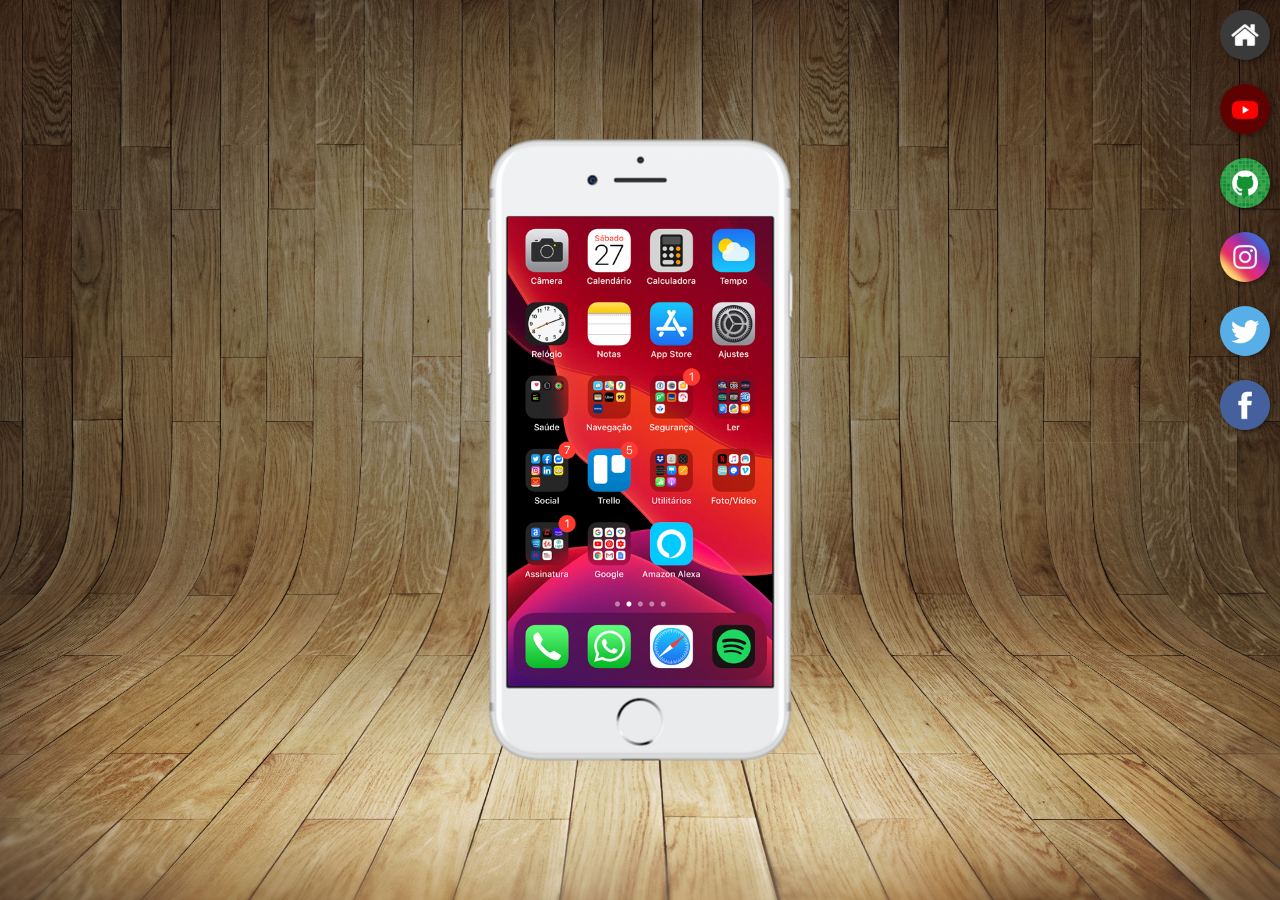
<file: index.html>
<!DOCTYPE html>
<html lang="en">
<head>
    <meta charset="UTF-8">
    <meta name="viewport" content="width=device-width, initial-scale=1.0">
    <title>Projeto Redes Sociais</title>
    <link rel="stylesheet" href="estilos/style.css">
    <link rel="shortcut icon" href="favicon.ico" type="image/x-icon">
</head>
<body>
    <main>
        <section id="telefone">
            <iframe src="home.html" name="tela" id="tela" frameborder="0">
                Seu navegador não é compativel com isso!
            </iframe>
        </section>
        <section id="redes-sociais">
            <a href="home.html" target="tela"><img src="imagens/logo-home.jpg" alt="Home"></a><br>
            <a href="youtube.html" target="tela"><img src="imagens/logo-youtube.jpg" alt="Youtube"></a><br>
            <a href="github.html" target="tela"><img src="imagens/logo-github.jpg" alt="Github"></a><br>
            <a href="instagram.html" target="tela"><img src="imagens/logo-instagram.jpg" alt="Instagram"></a><br>
            <a href="twitter.html" target="tela"><img src="imagens/logo-twitter.jpg" alt="twitter-finado"></a><br>
            <a href="facebook.html" target="tela"><img src="imagens/logo-facebook.jpg" alt=""></a>
        </section>
    </main>
</body>
</html>
</file>
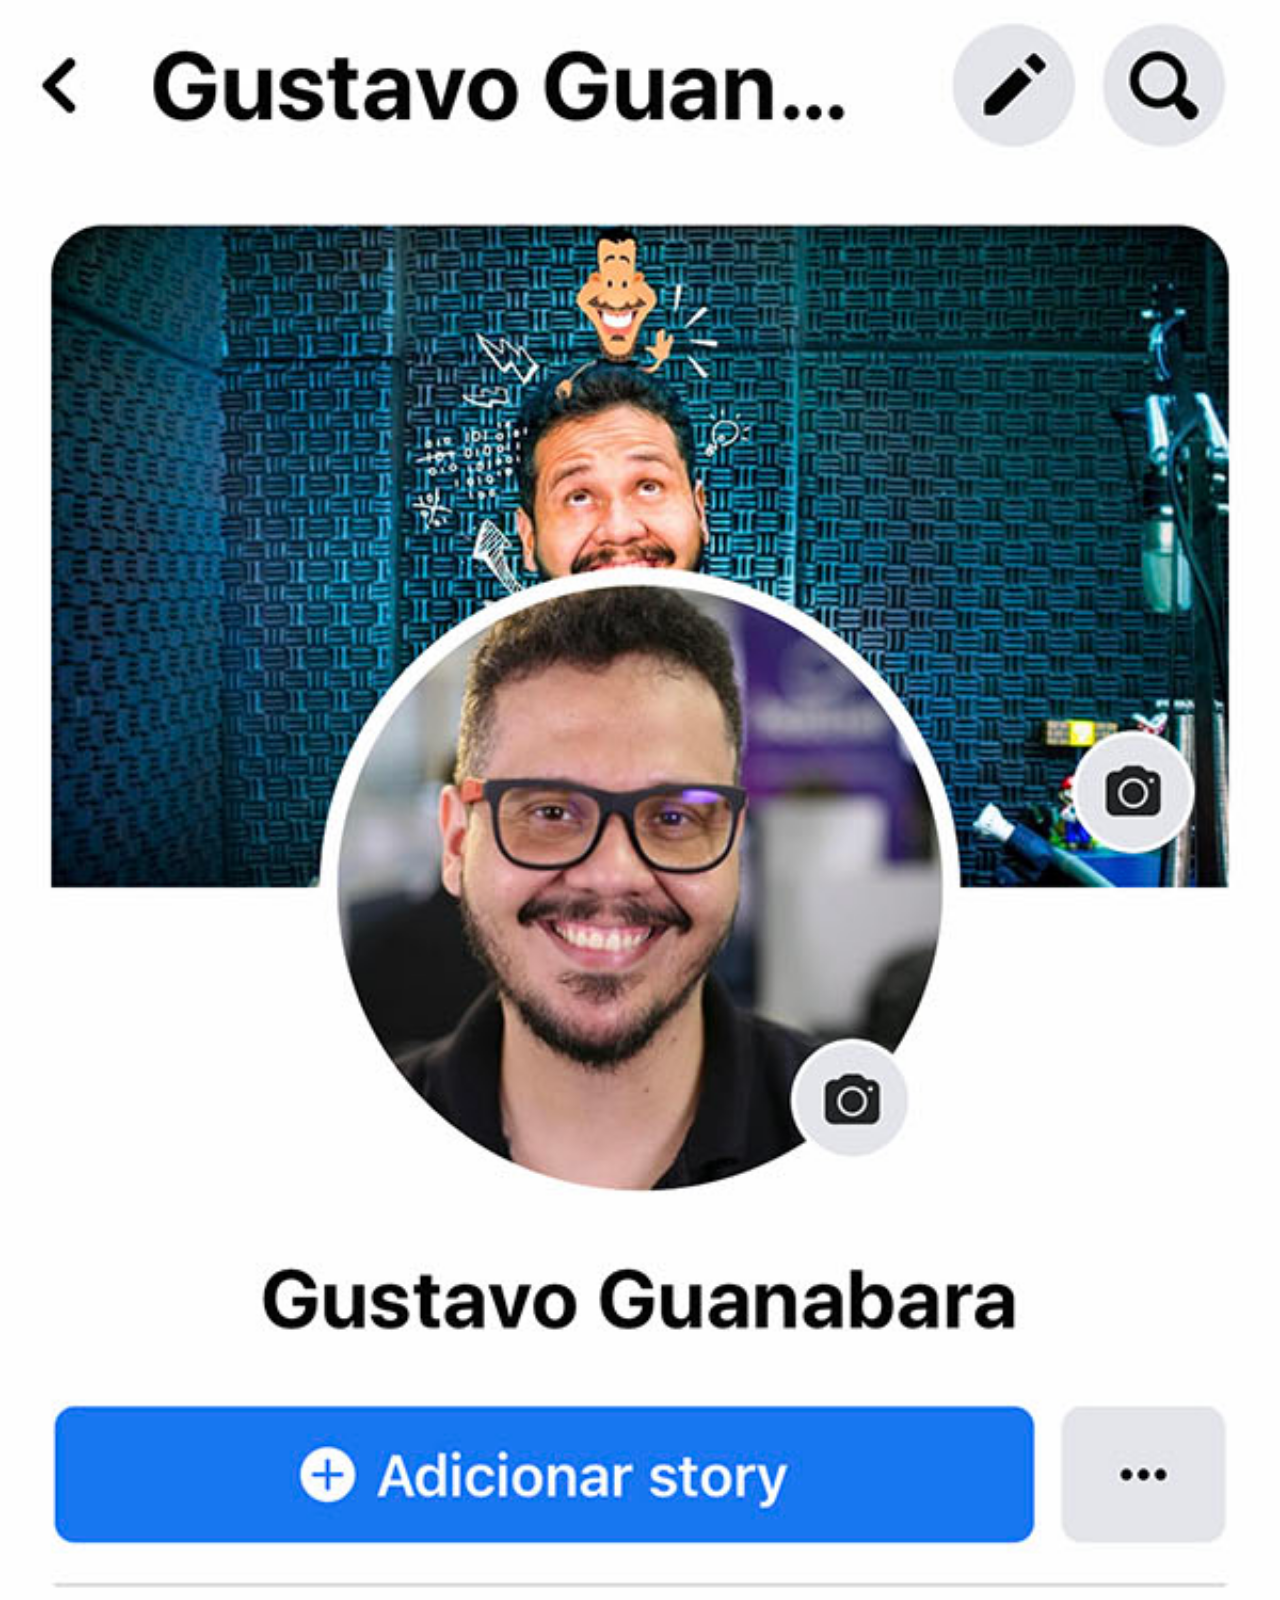
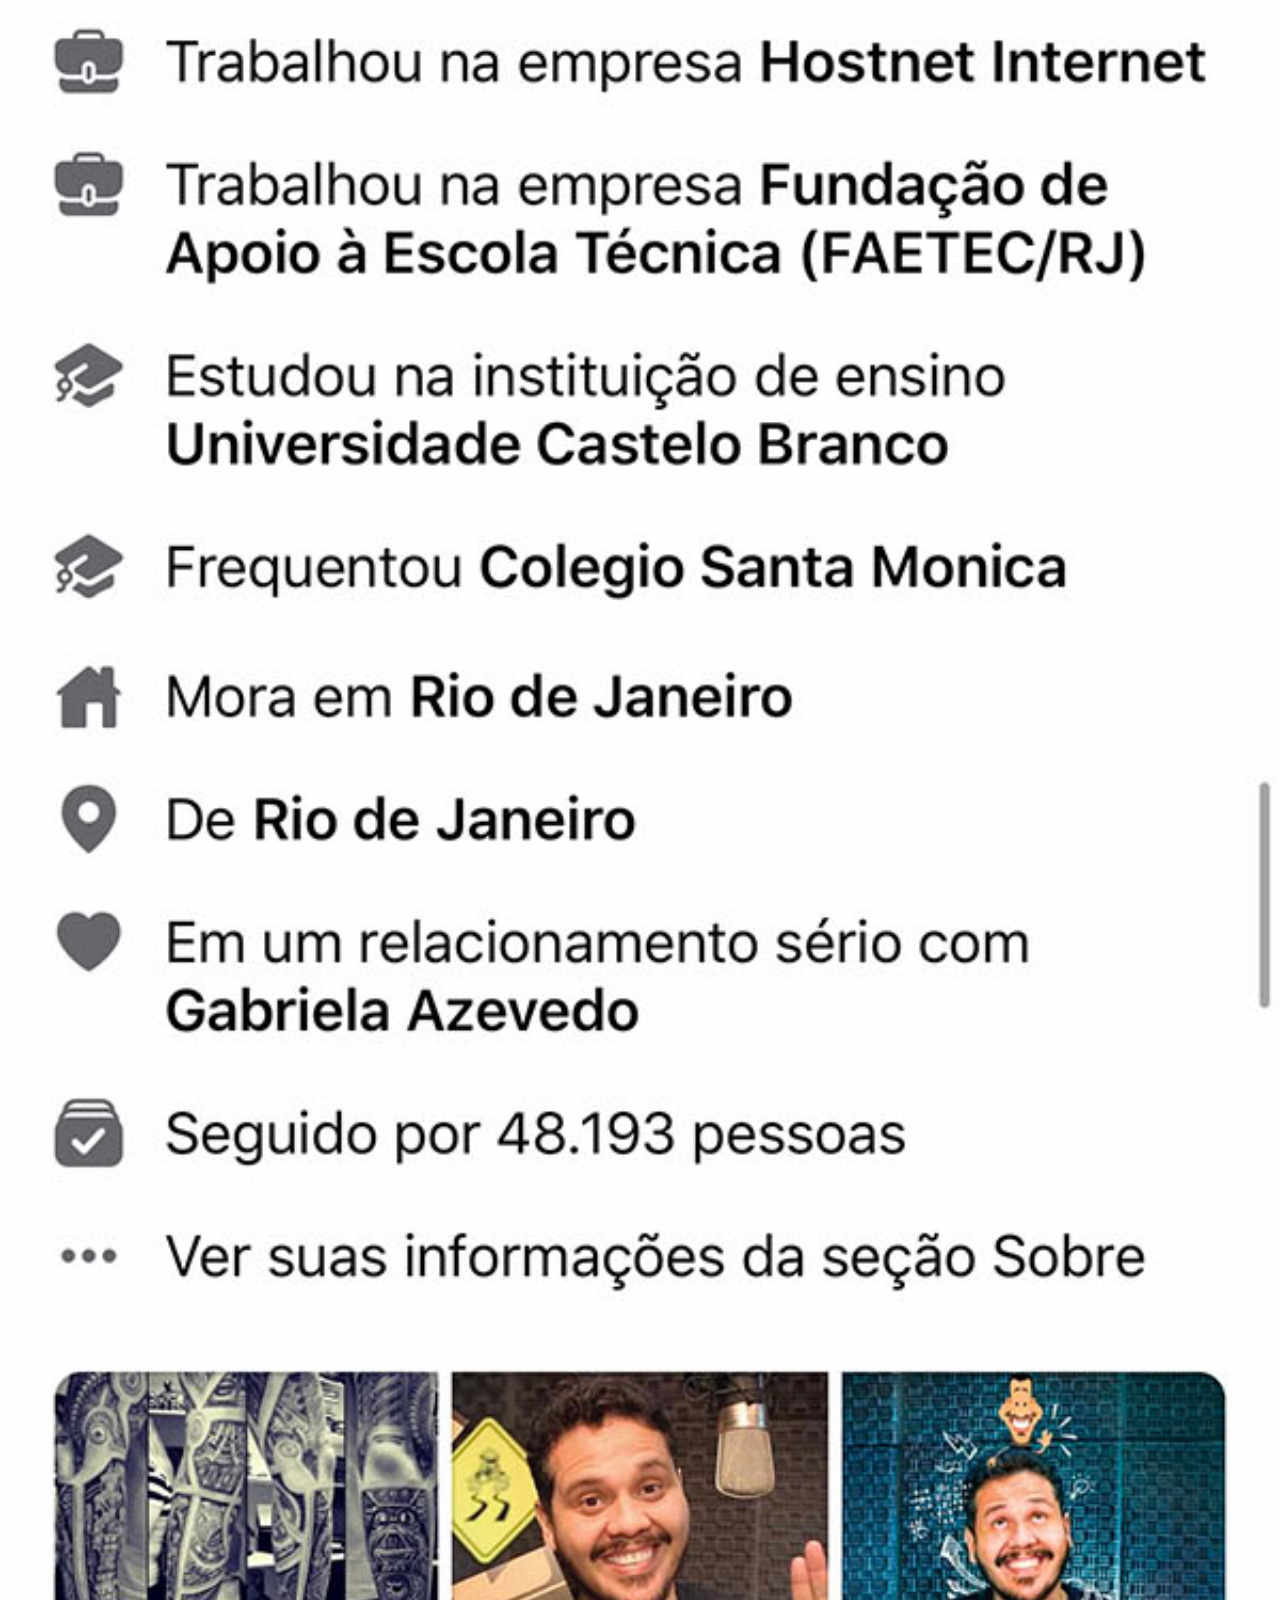
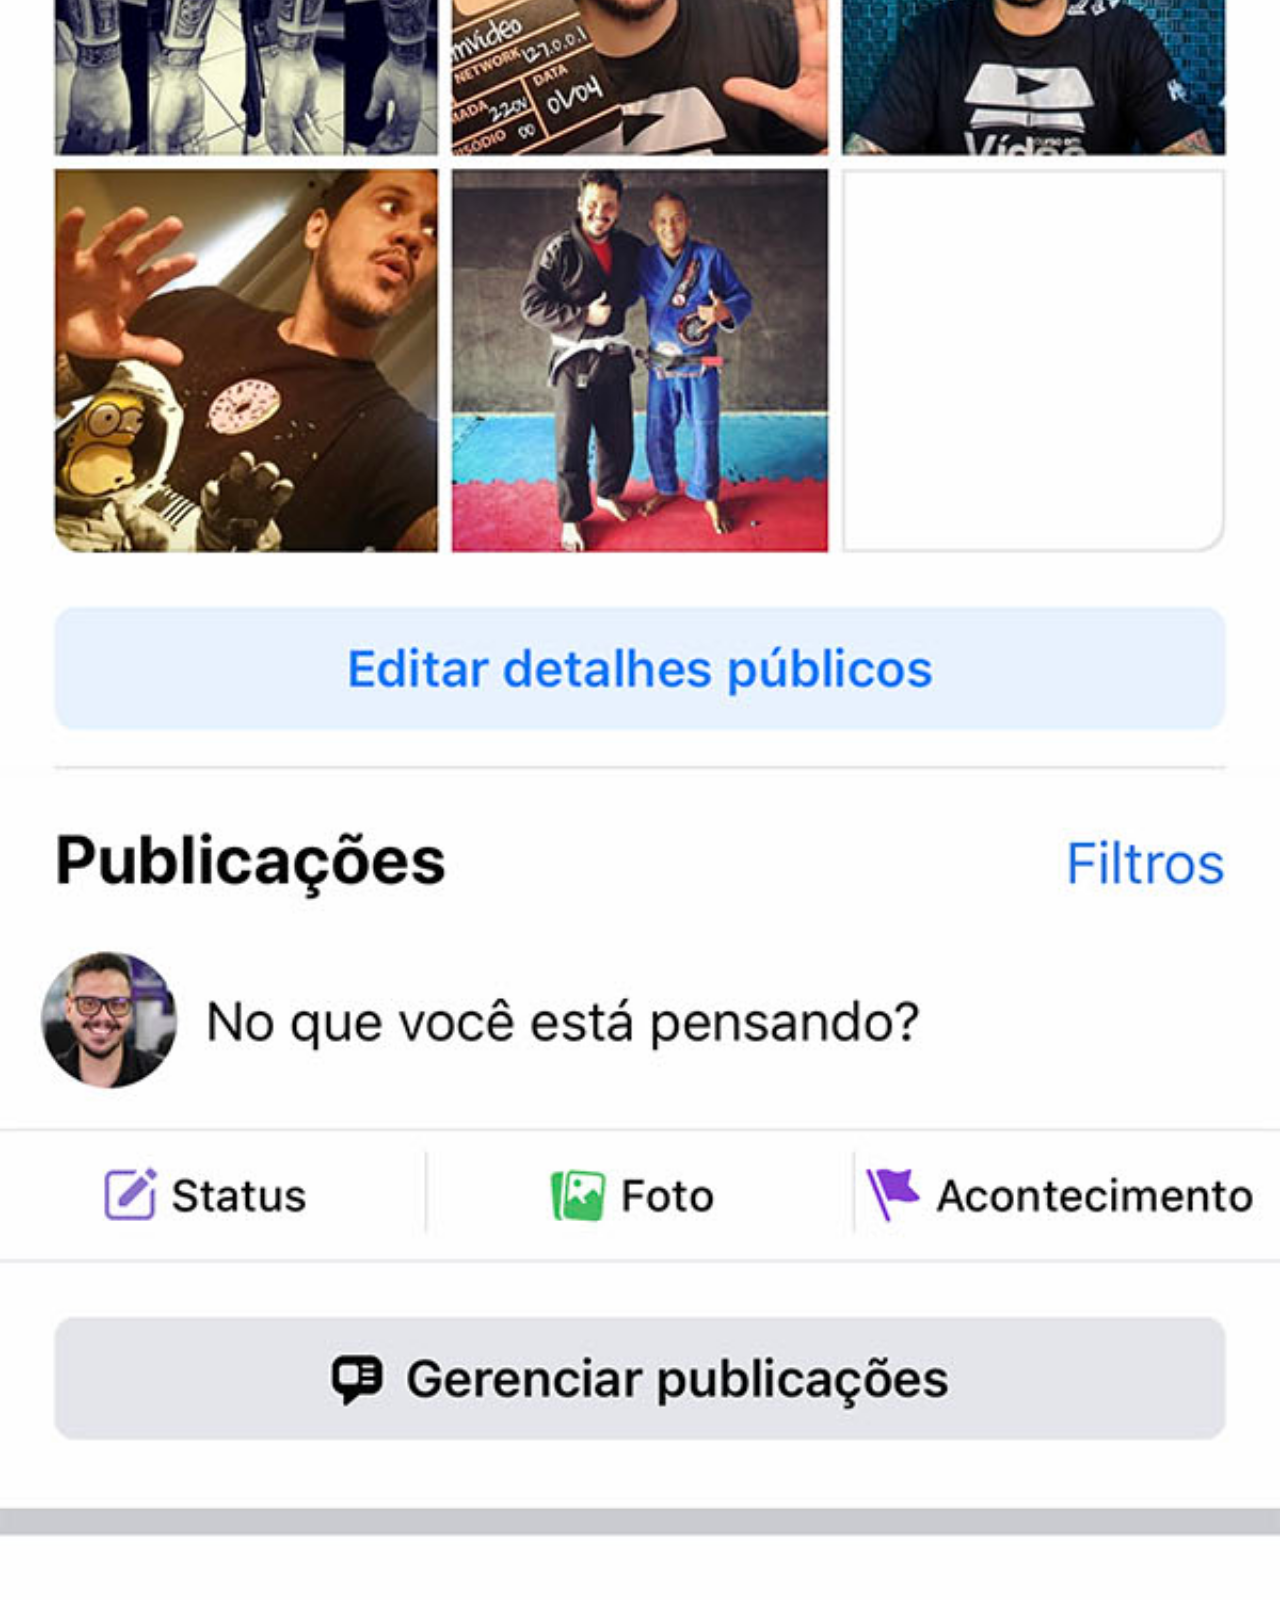
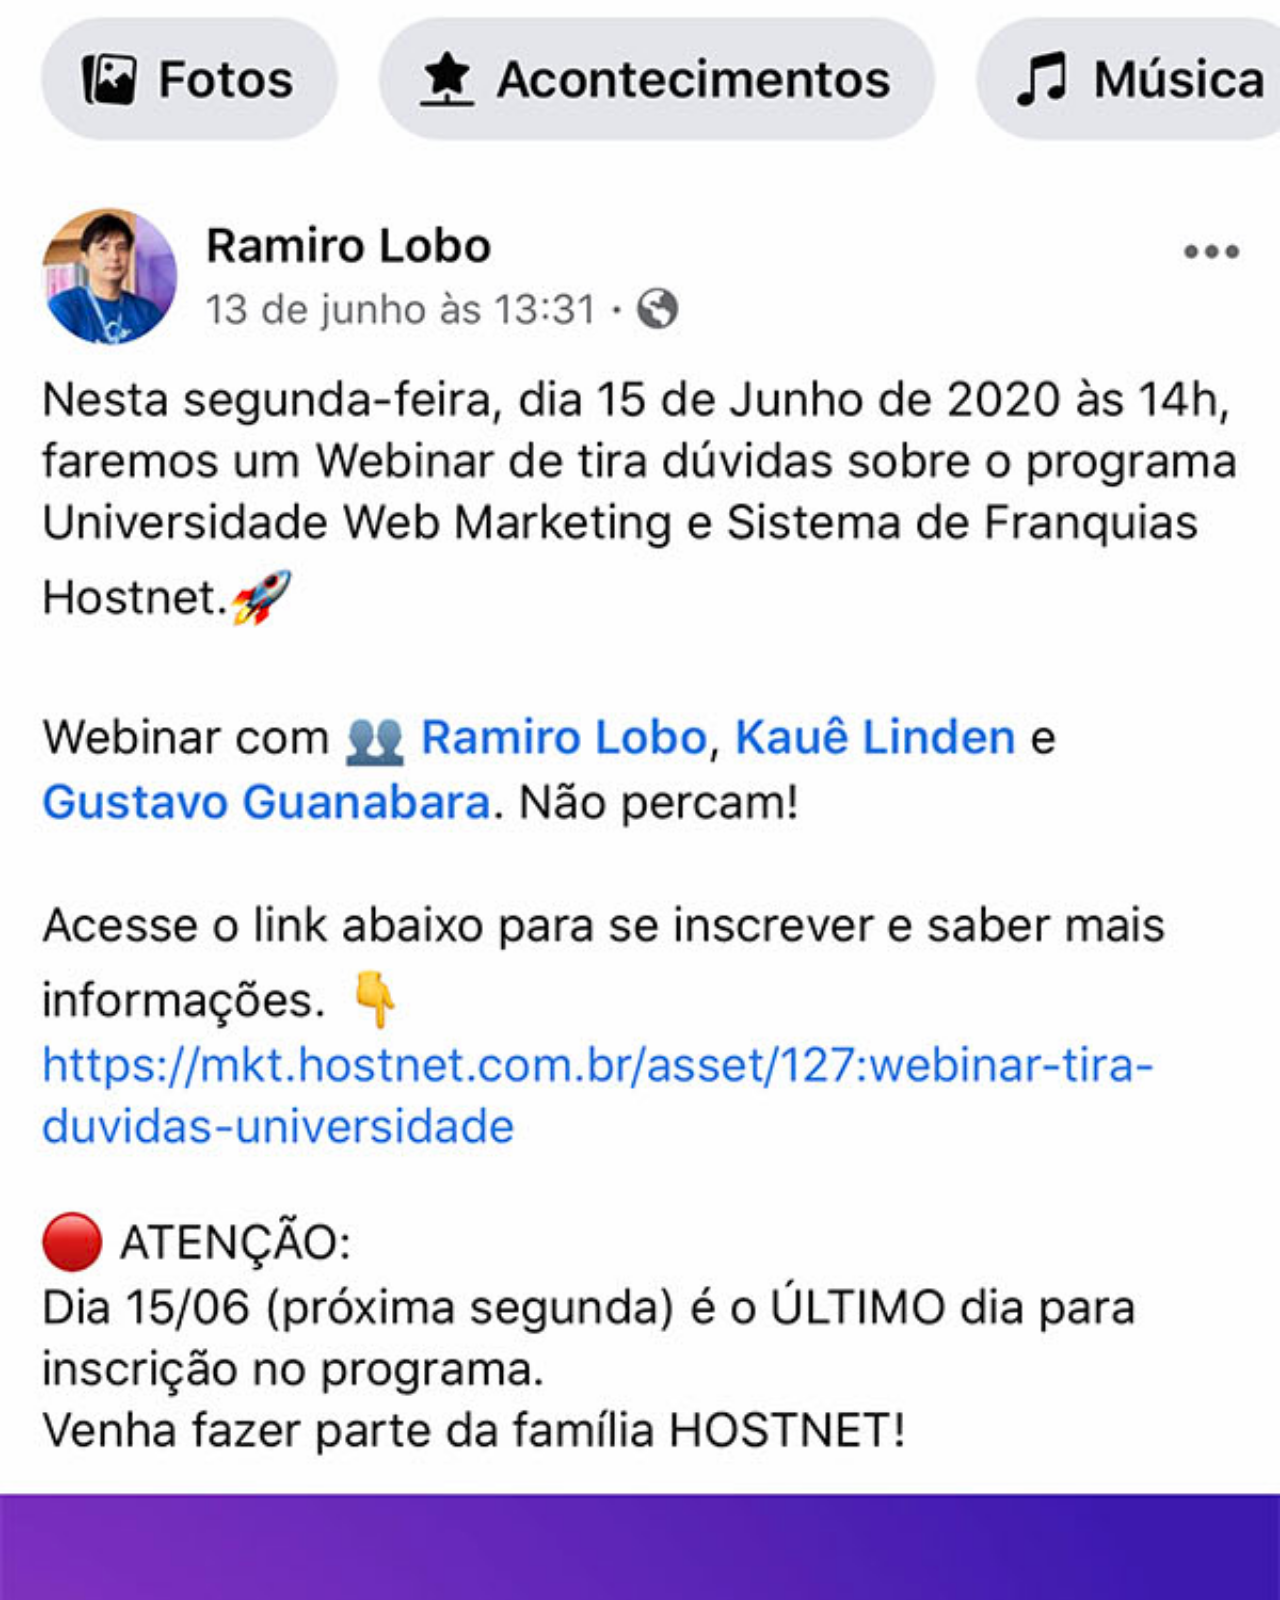
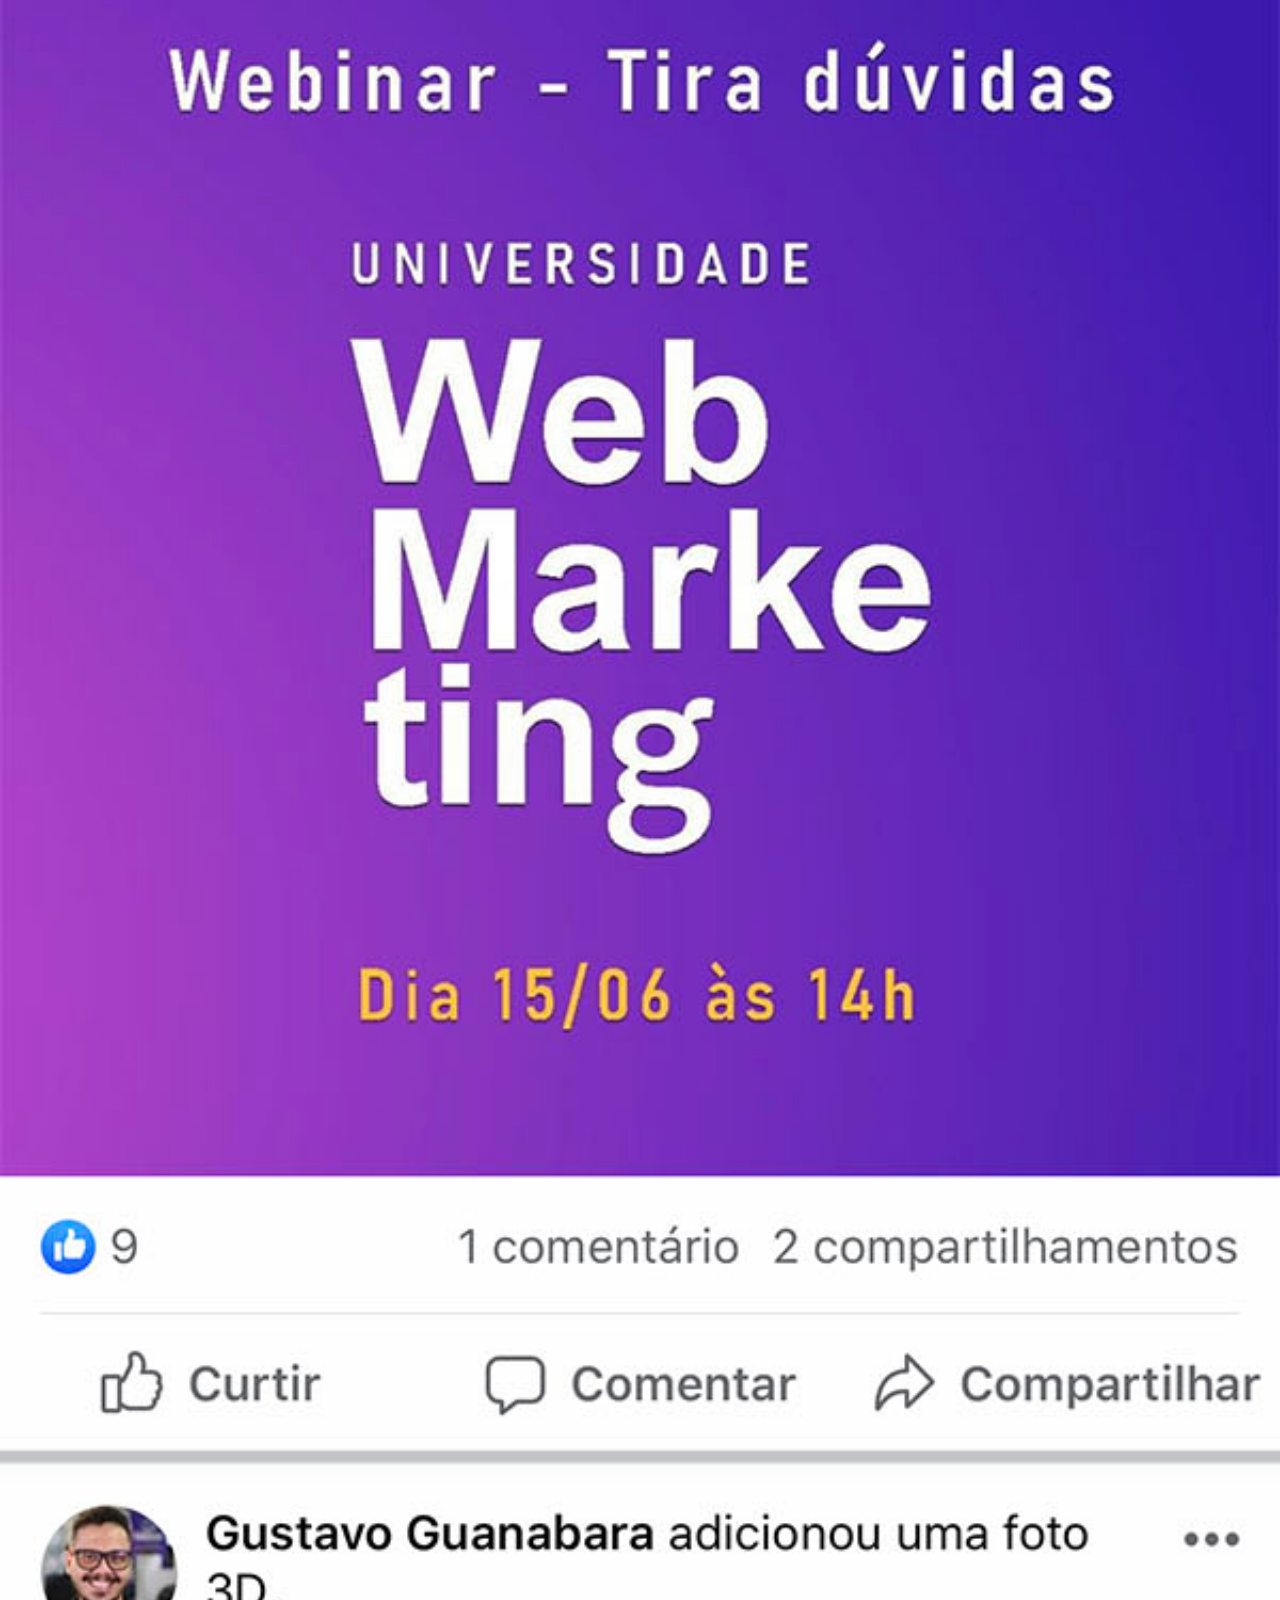
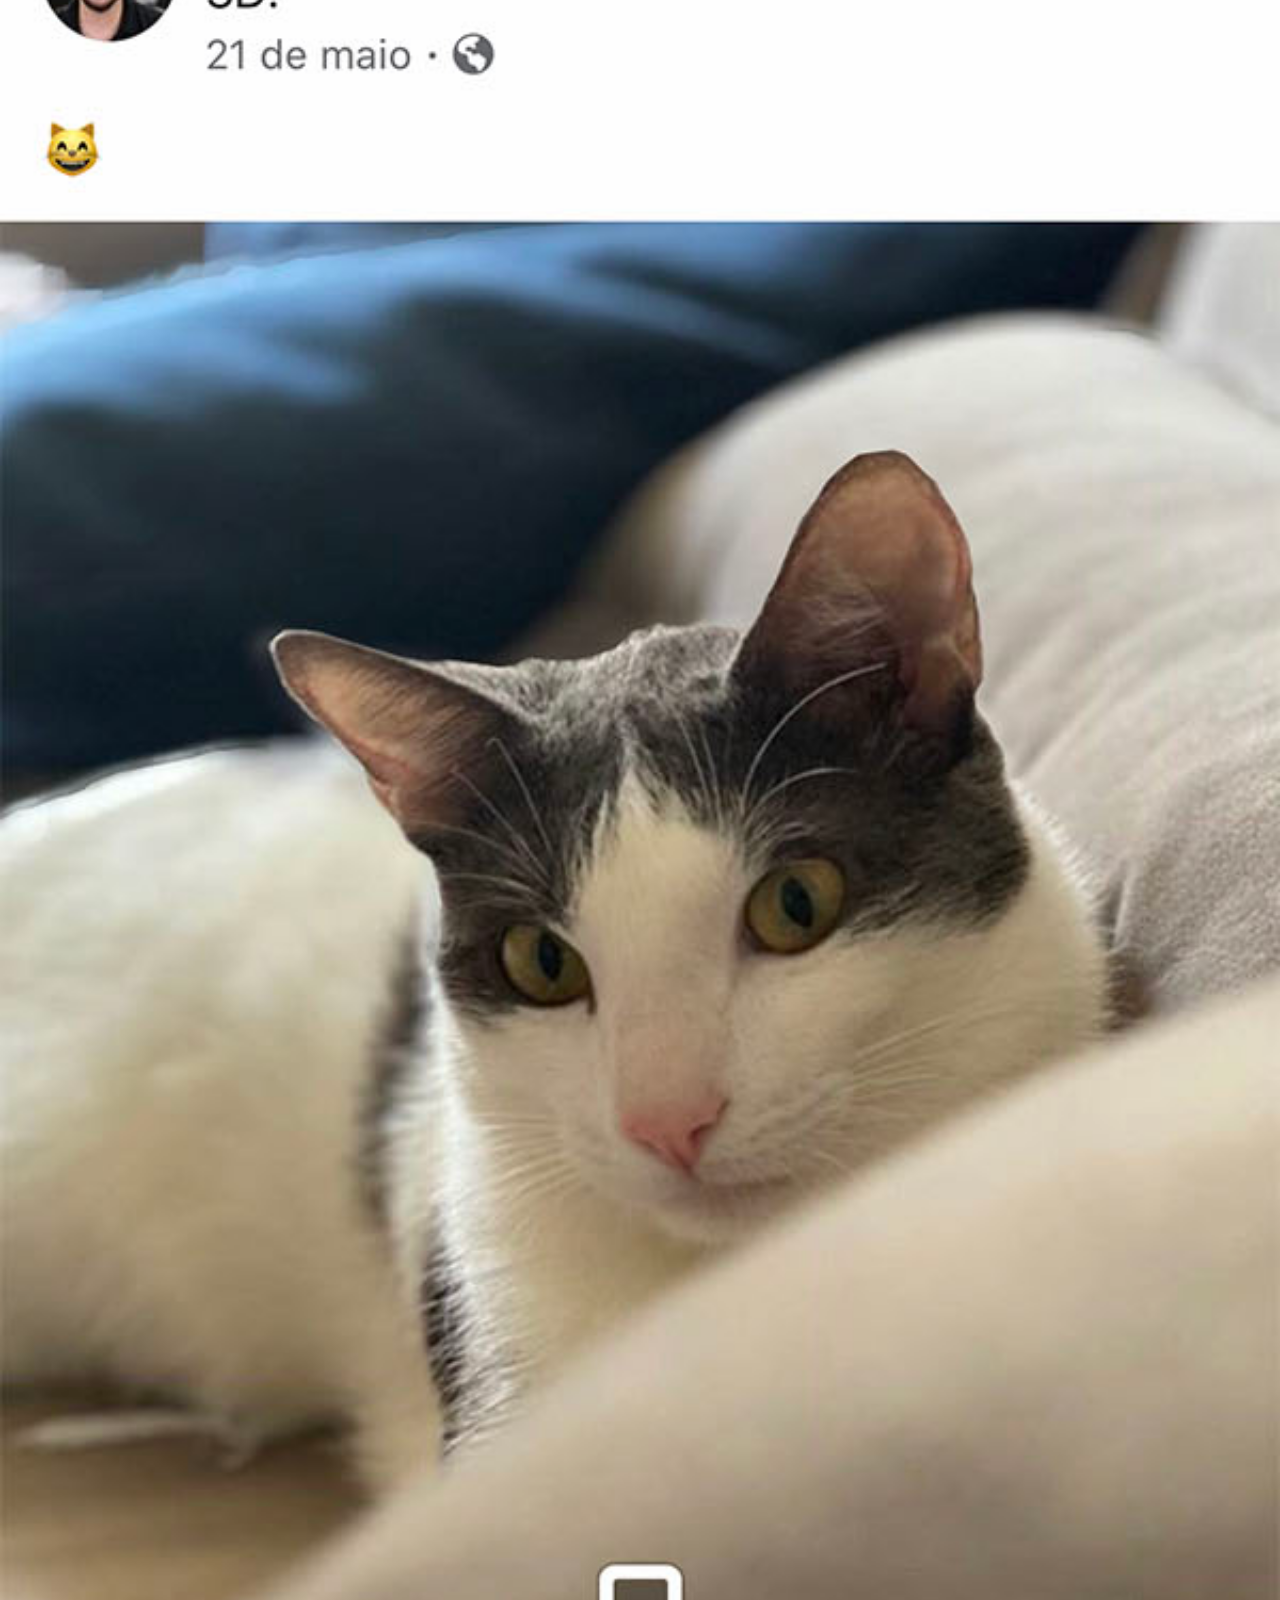
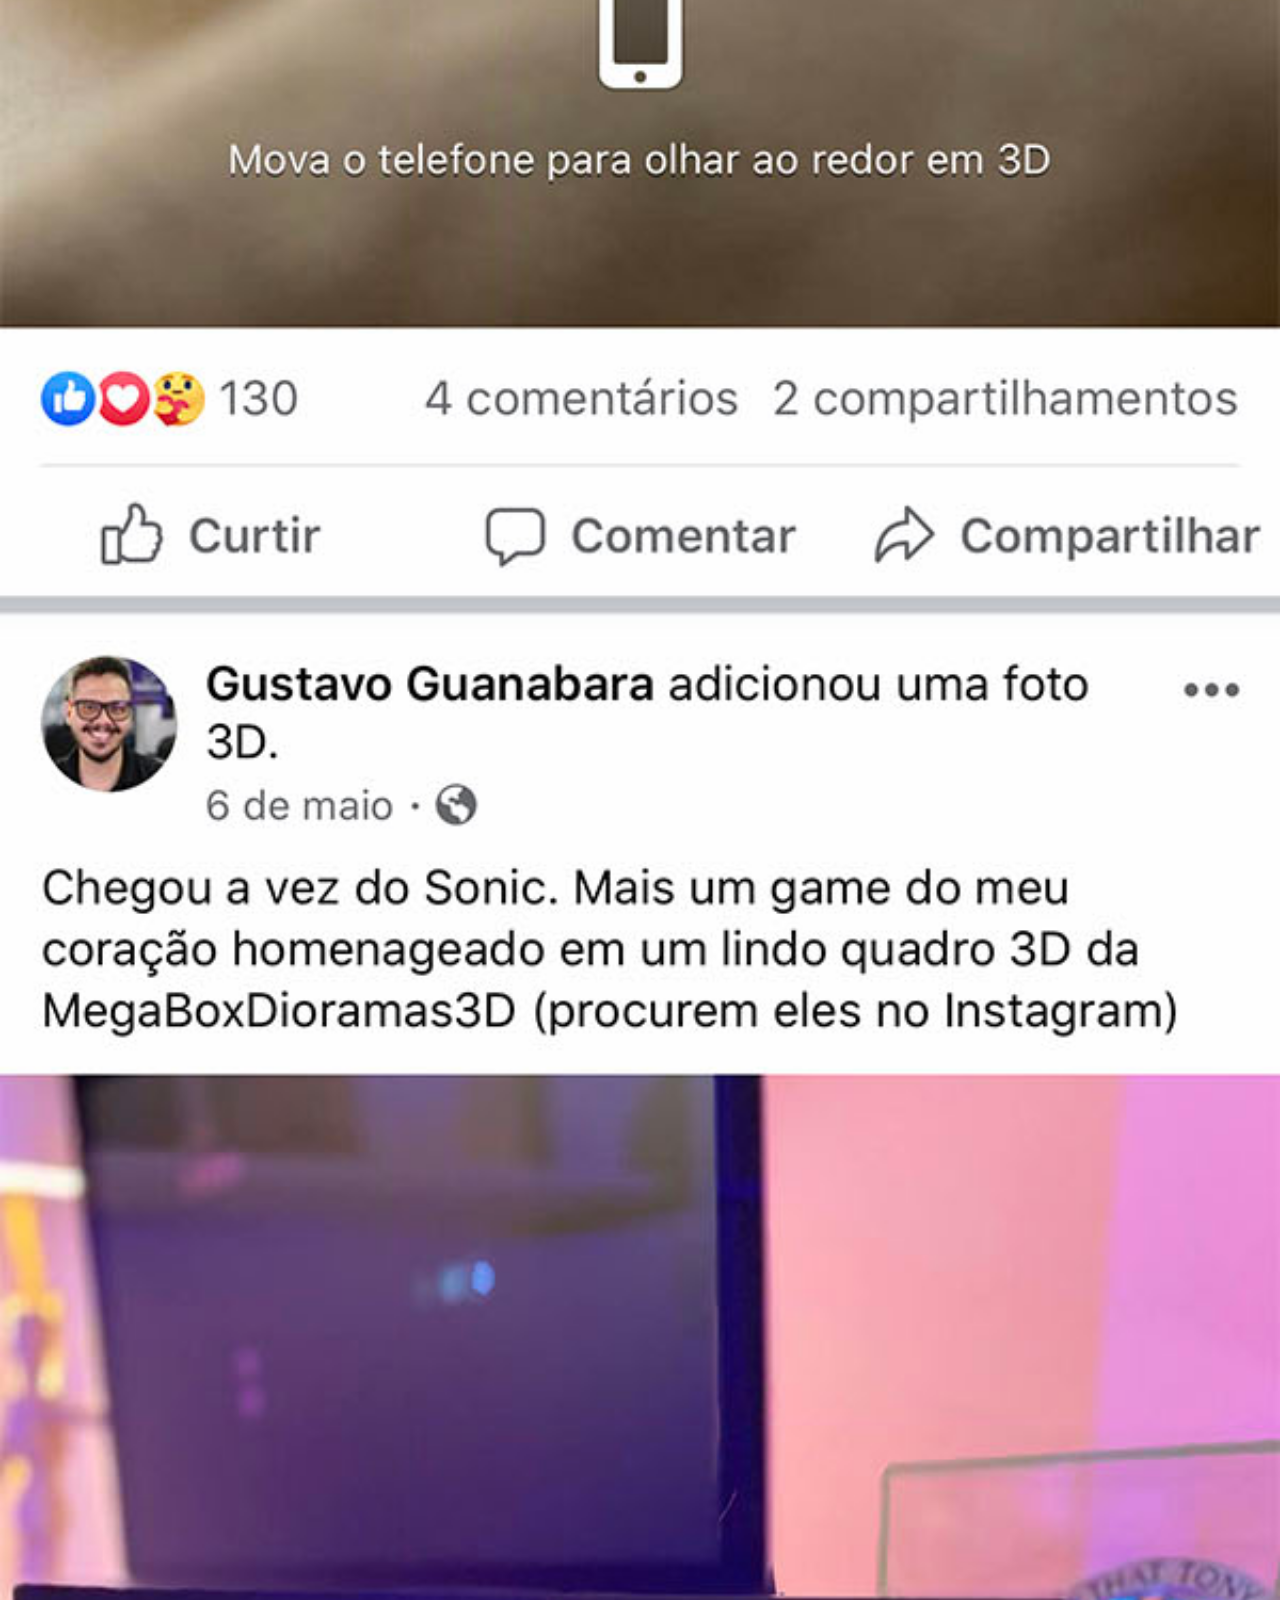
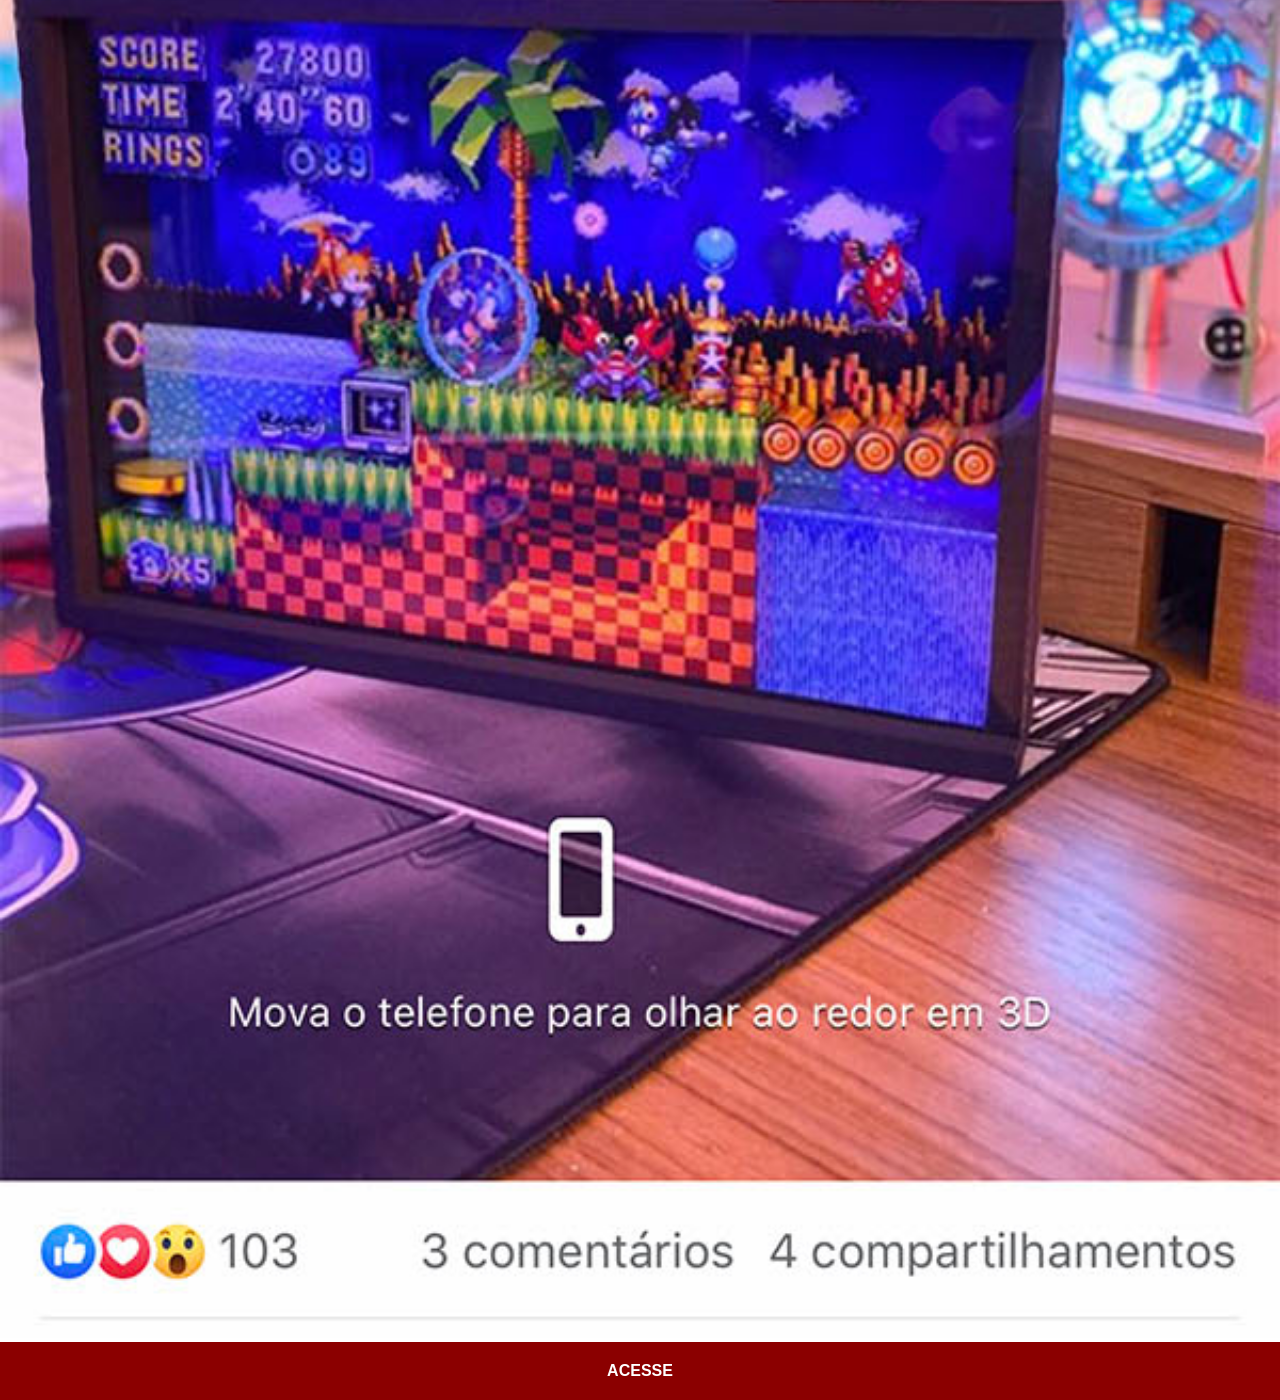
<file: facebook.html>
<!DOCTYPE html>
<html lang="pt-br">
<head>
    <meta charset="UTF-8">
    <meta name="viewport" content="width=device-width, initial-scale=1.0">
    <title>Facebook</title>
    <link rel="stylesheet" href="estilos/social.css">
</head>
<body>
    <img src="imagens/tela-facebook.jpg" alt="Facebook">
    <a href="https://www.facebook.com/?locale=pt_BR">ACESSE</a>
</body>
</html>
</file>
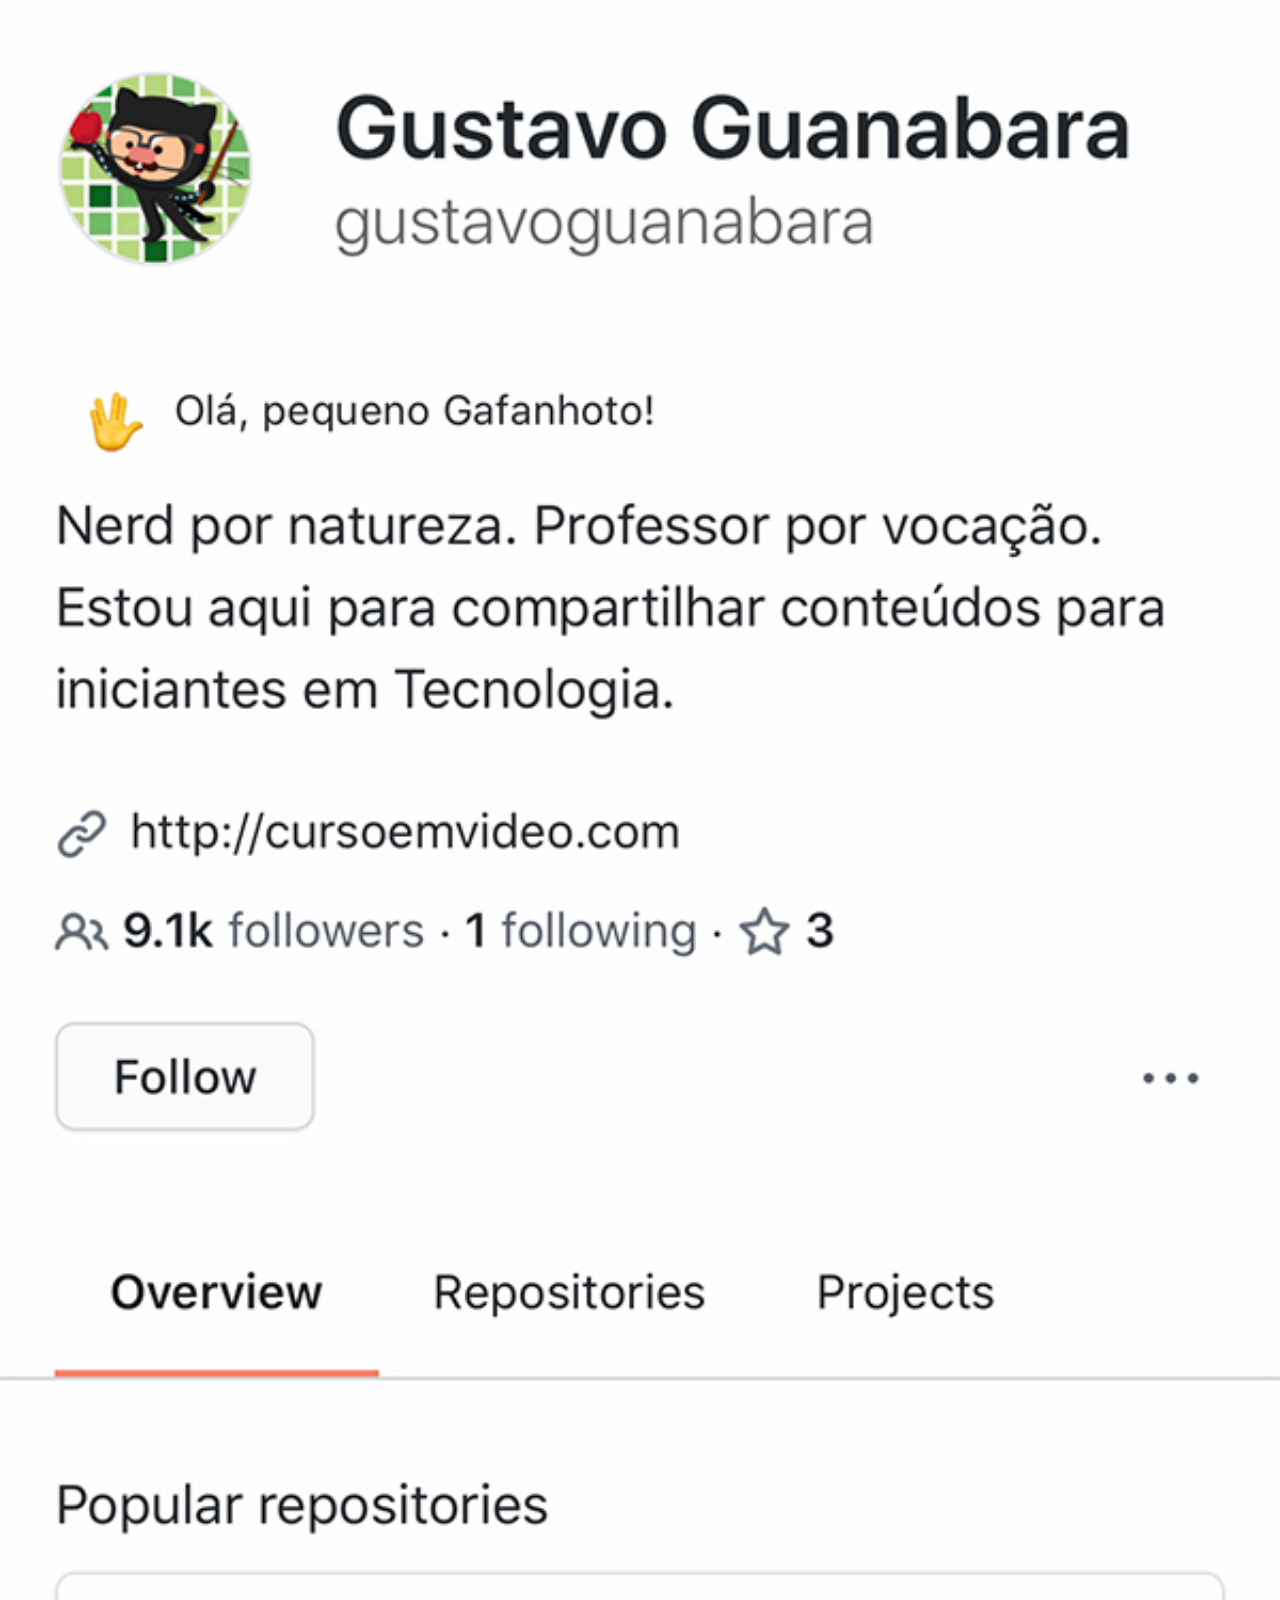
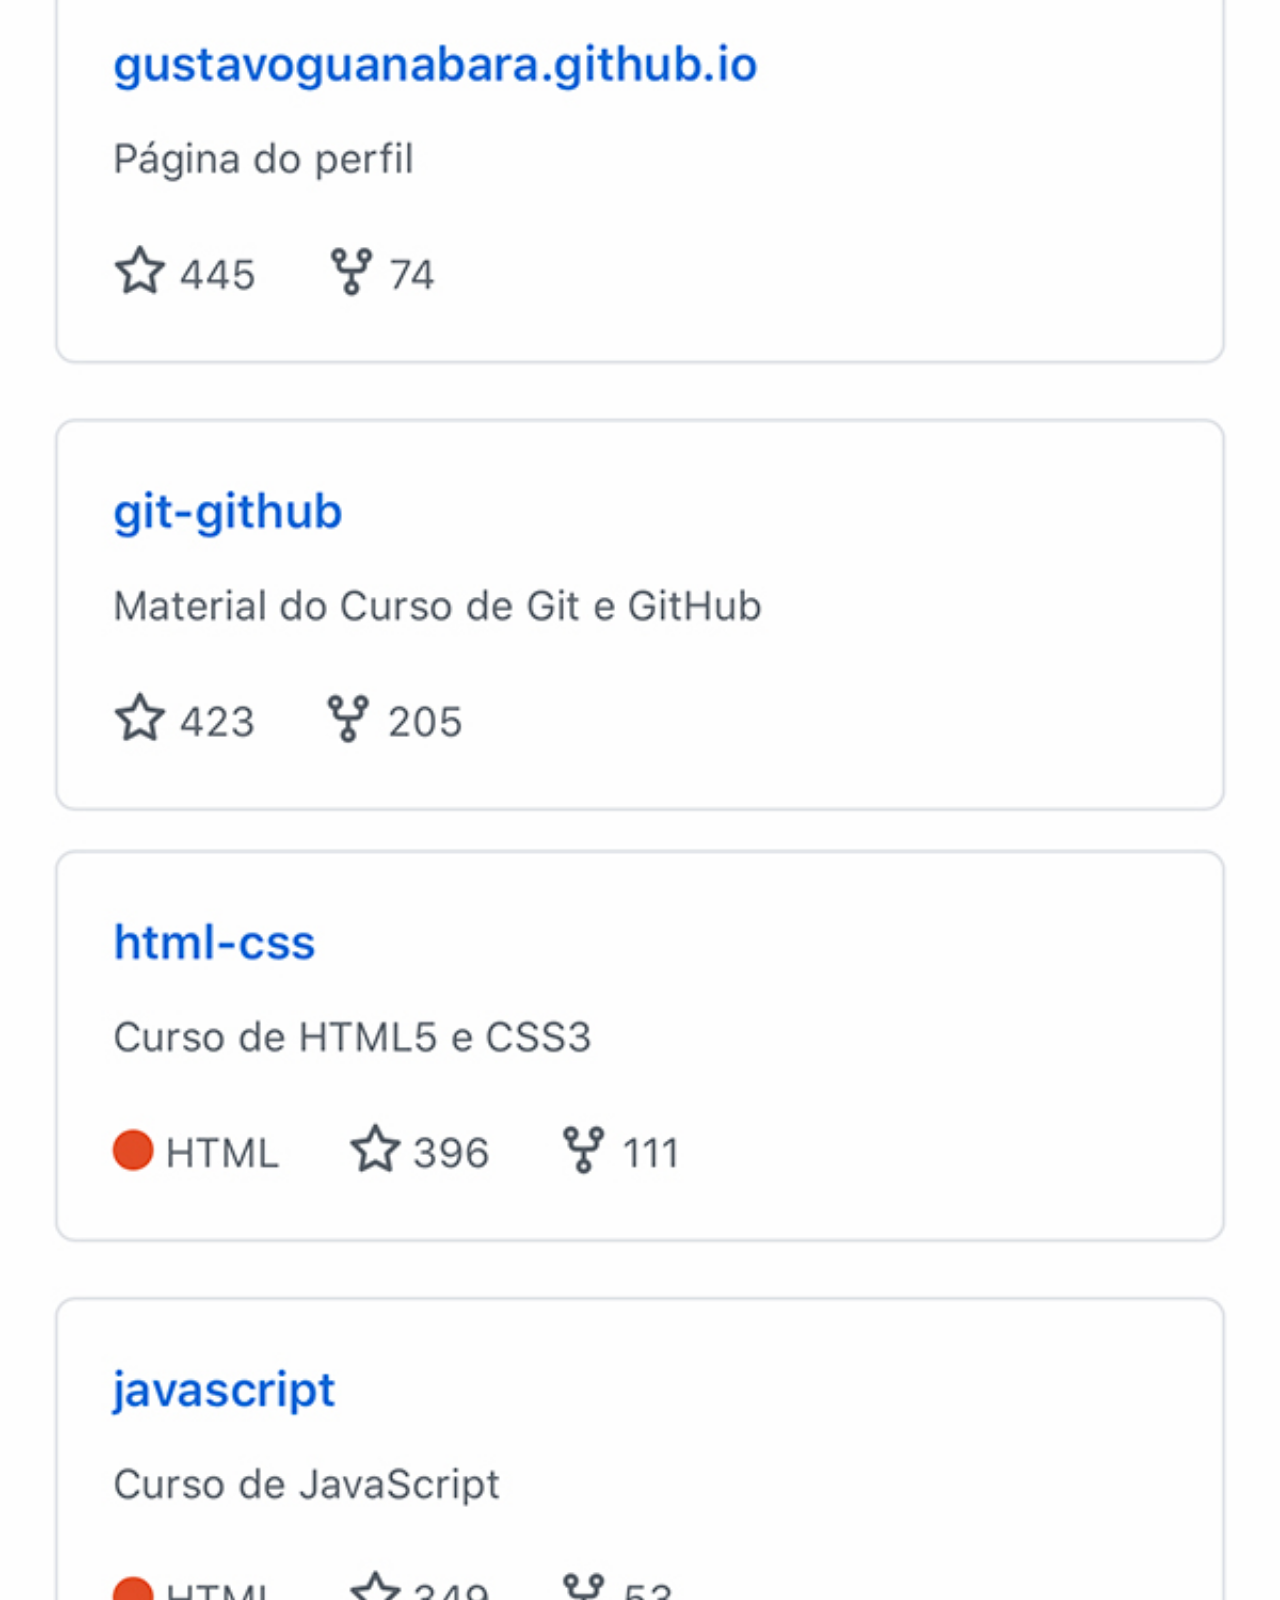
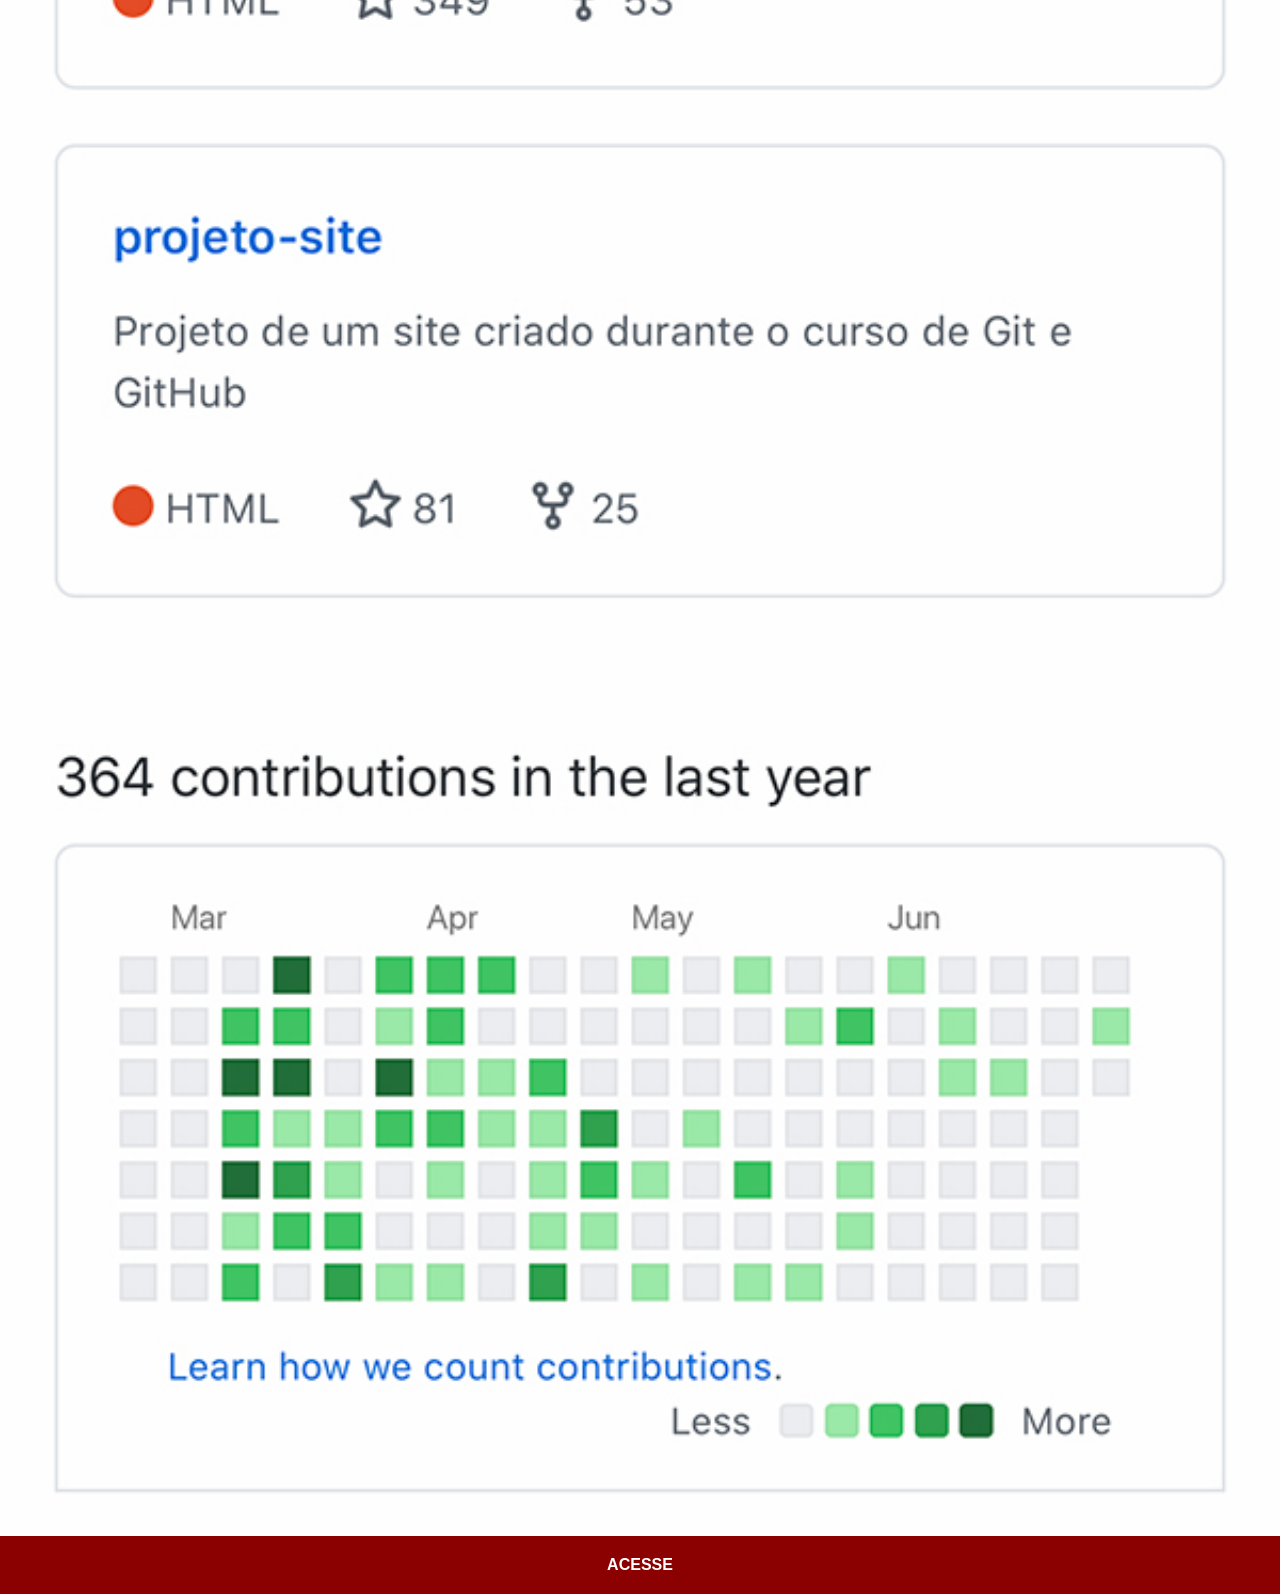
<file: github.html>
<!DOCTYPE html>
<html lang="pt-br">
<head>
    <meta charset="UTF-8">
    <meta name="viewport" content="width=device-width, initial-scale=1.0">
    <title>Github</title>
    <link rel="stylesheet" href="estilos/social.css">
</head>
<body>
    <img src="imagens/tela-github.jpg" alt="Github">
    <a href="https://github.com/gustavoguanabara" target="_blank">ACESSE</a>
</body>
</html>
</file>
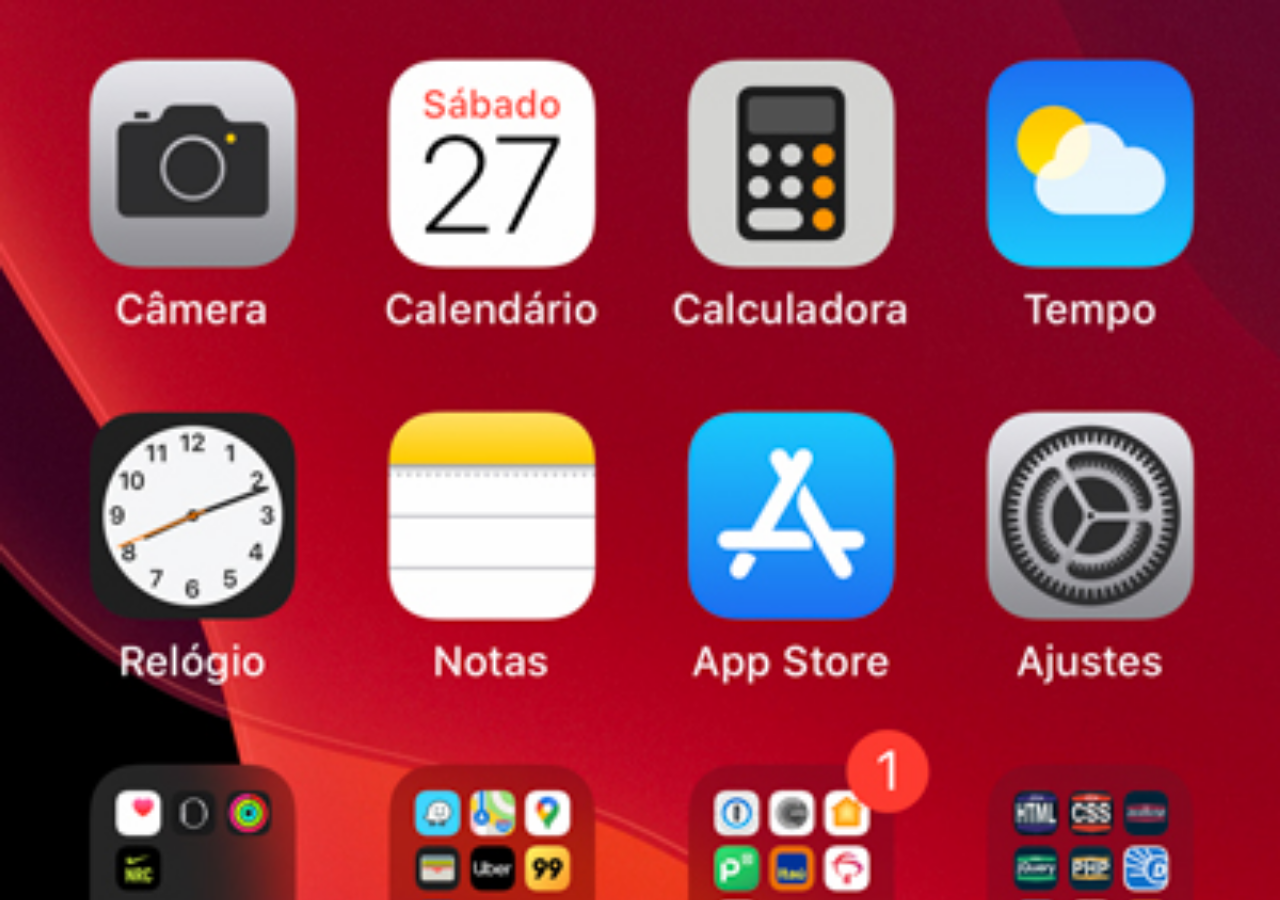
<file: home.html>
<!DOCTYPE html>
<html lang="pt-br">
<head>
    <meta charset="UTF-8">
    <meta name="viewport" content="width=device-width, initial-scale=1.0">
    <title>Home</title>
</head>
<style>
    *{
        margin: 0px;
        padding: 0px;
    }

    body {
        width: 100vw;
        height: 100vh;
        background: black url('imagens/tela-home.jpg') no-repeat top center;
        background-size: cover;
    }
</style>
<body>
    
</body>
</html>
</file>
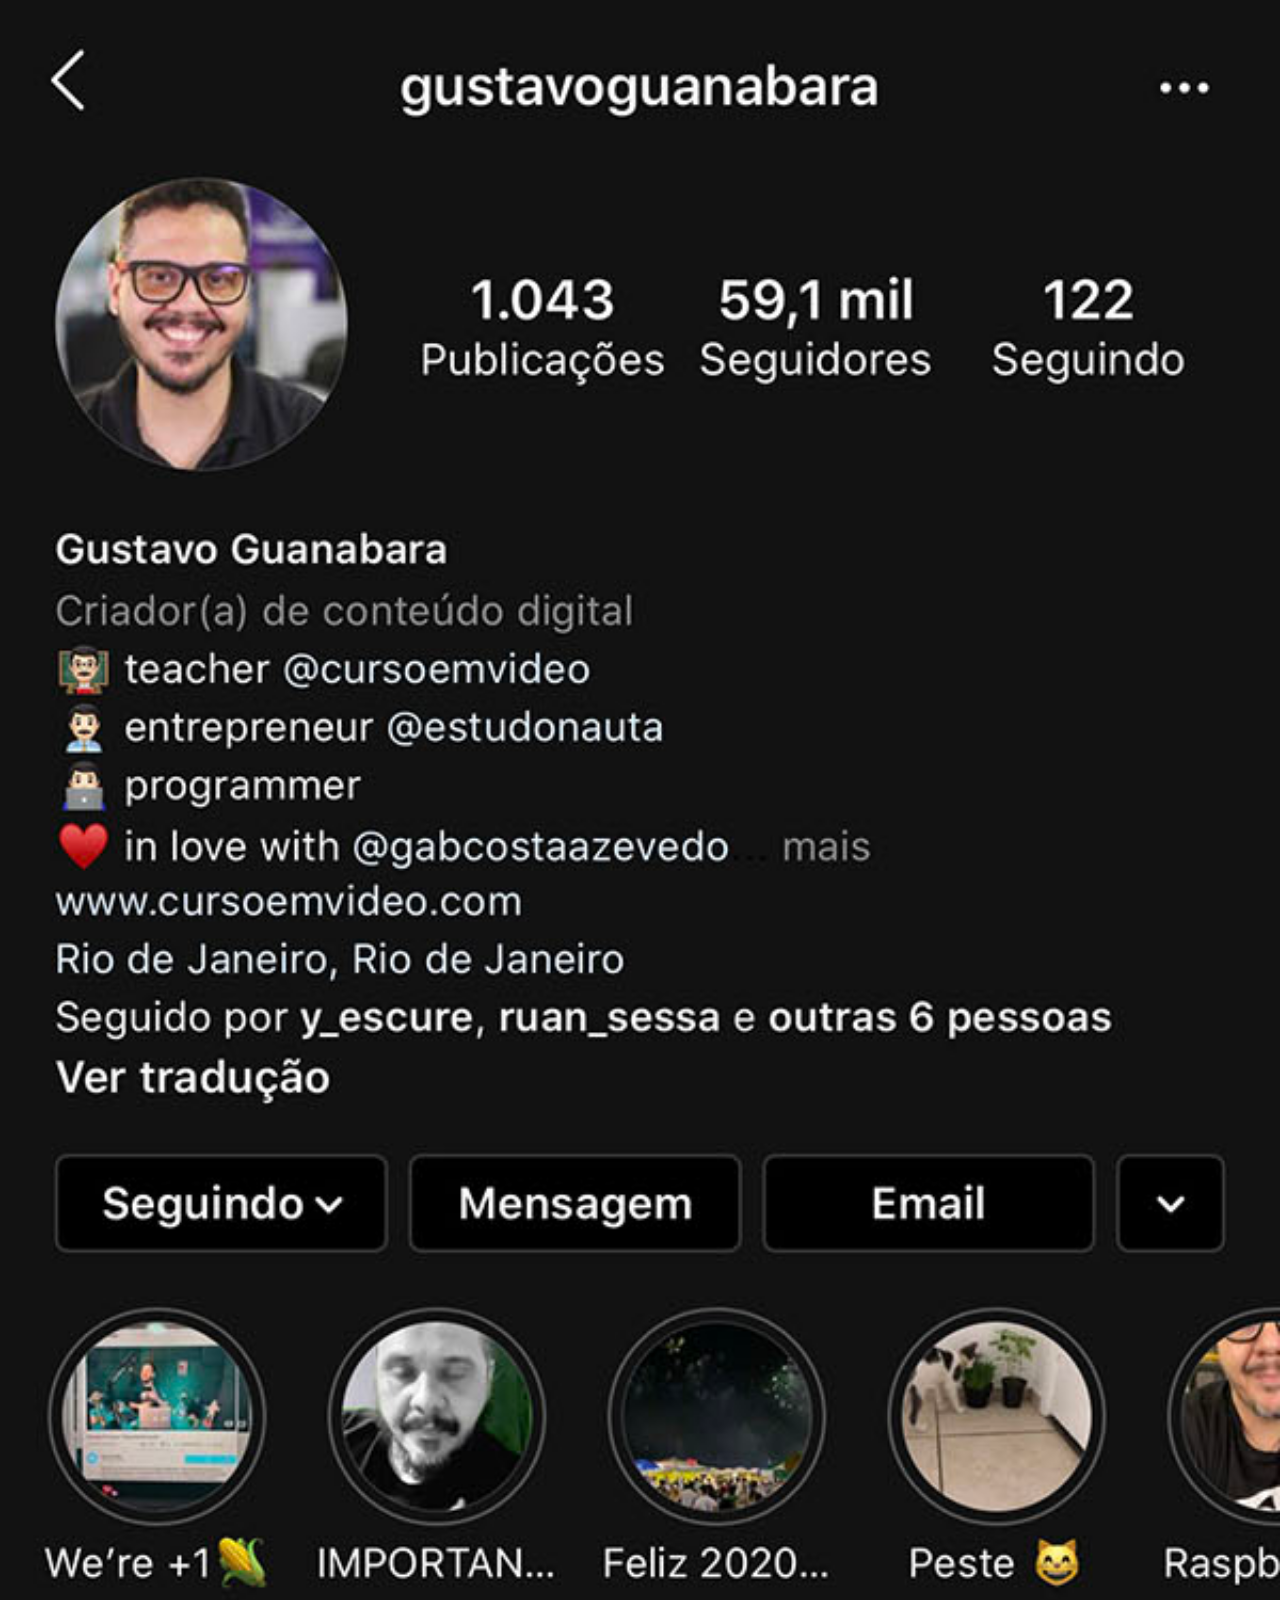
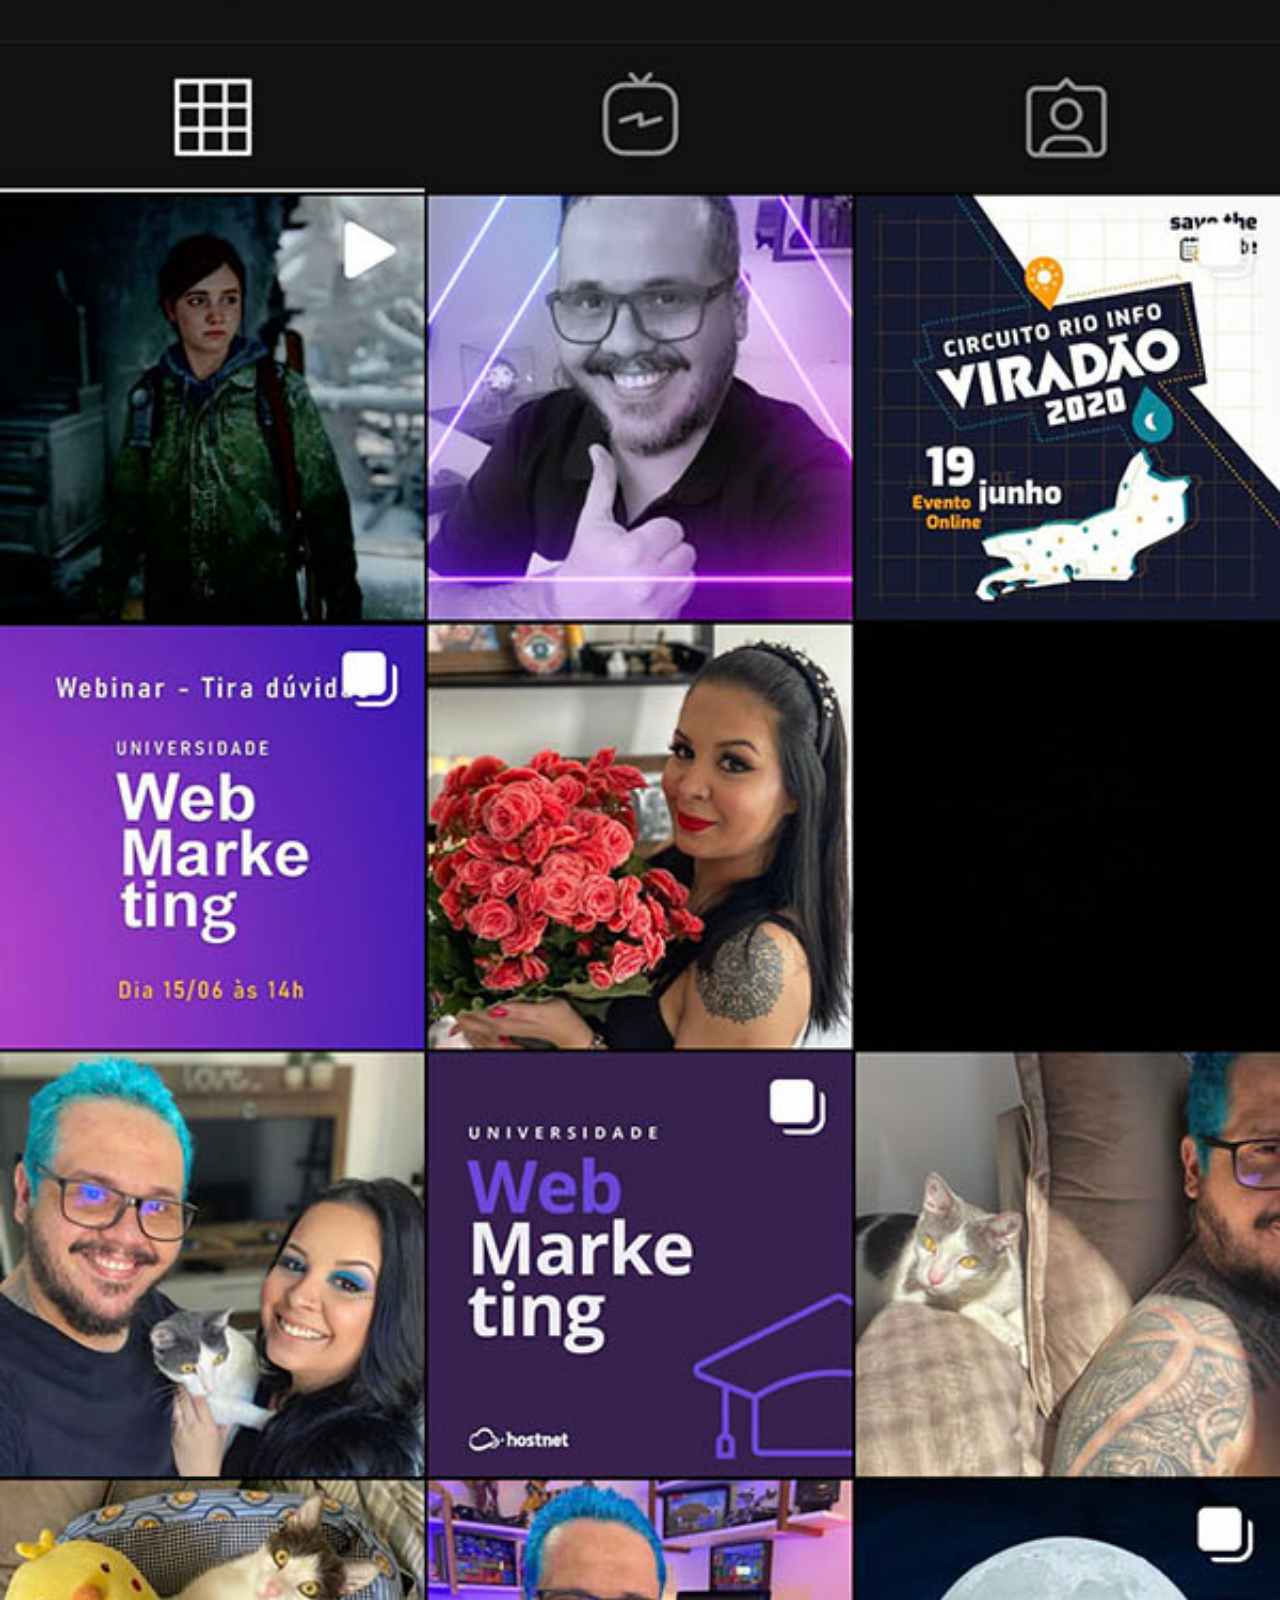
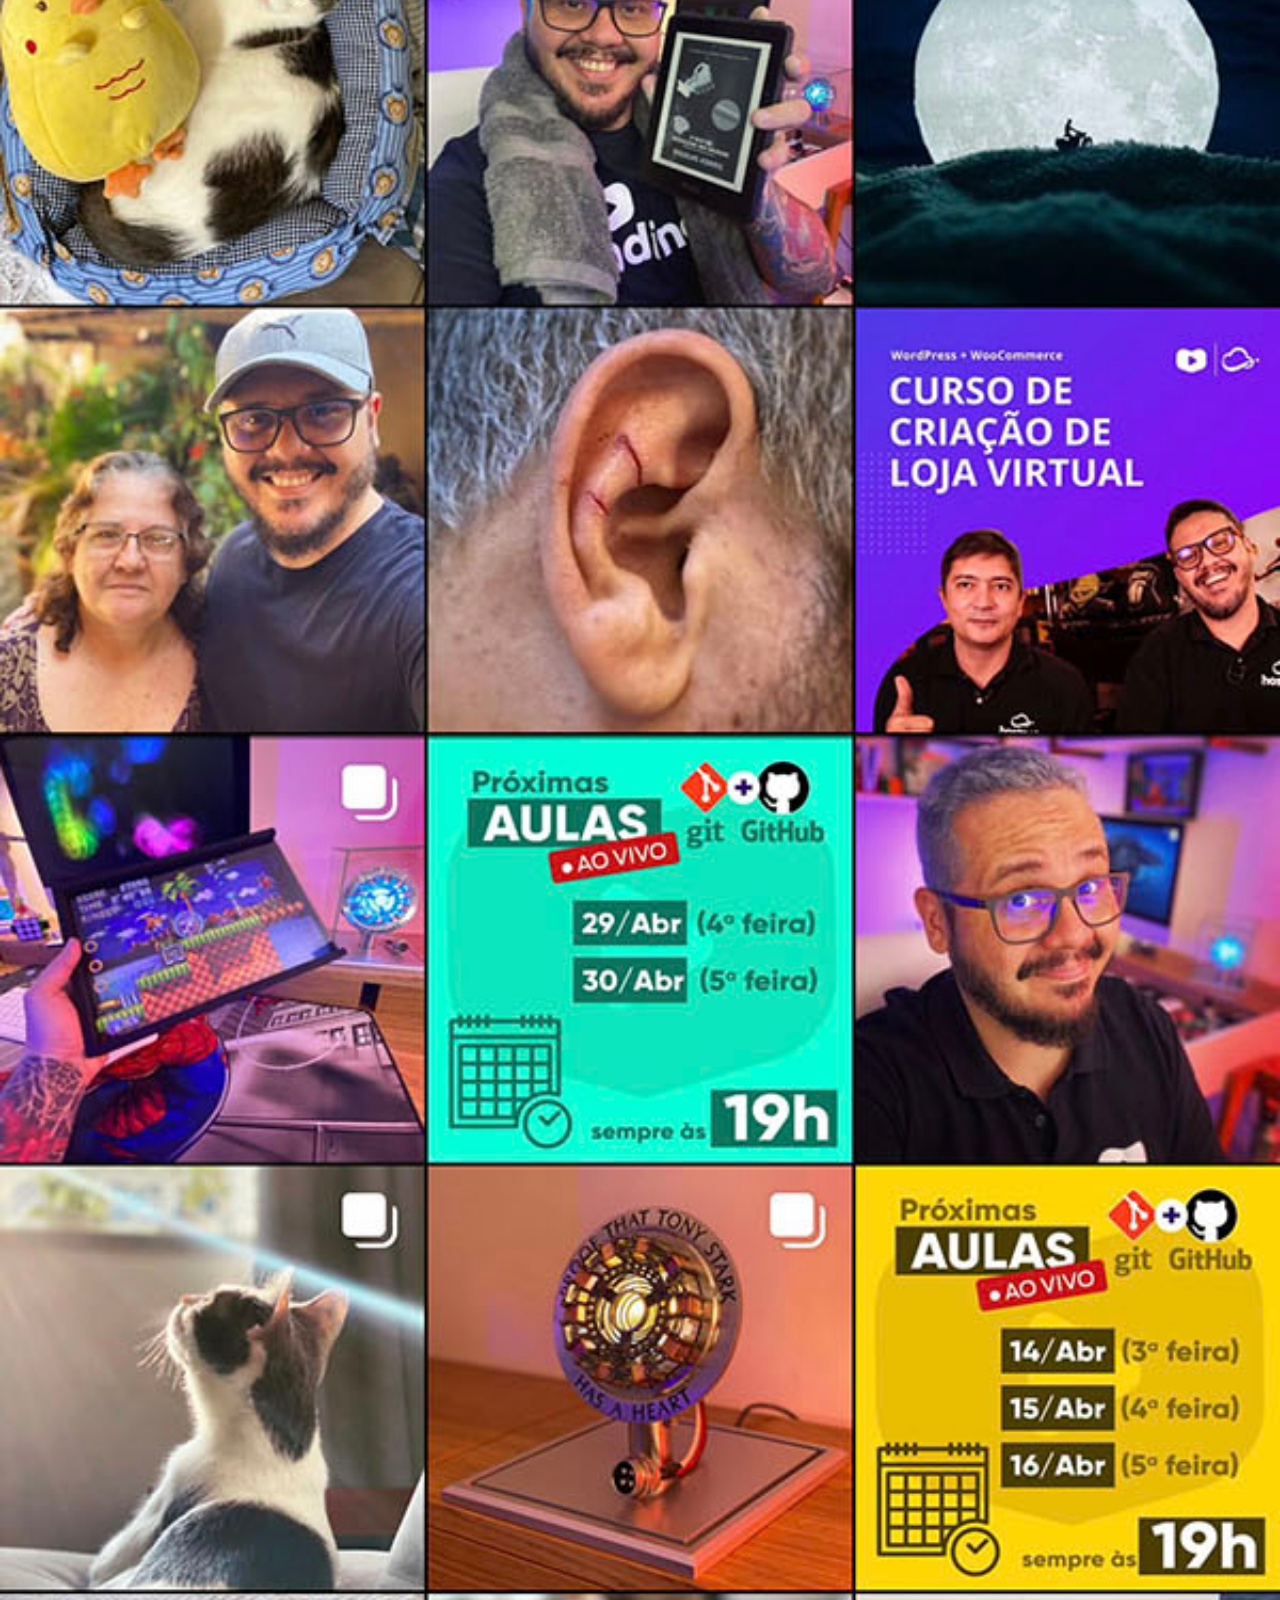
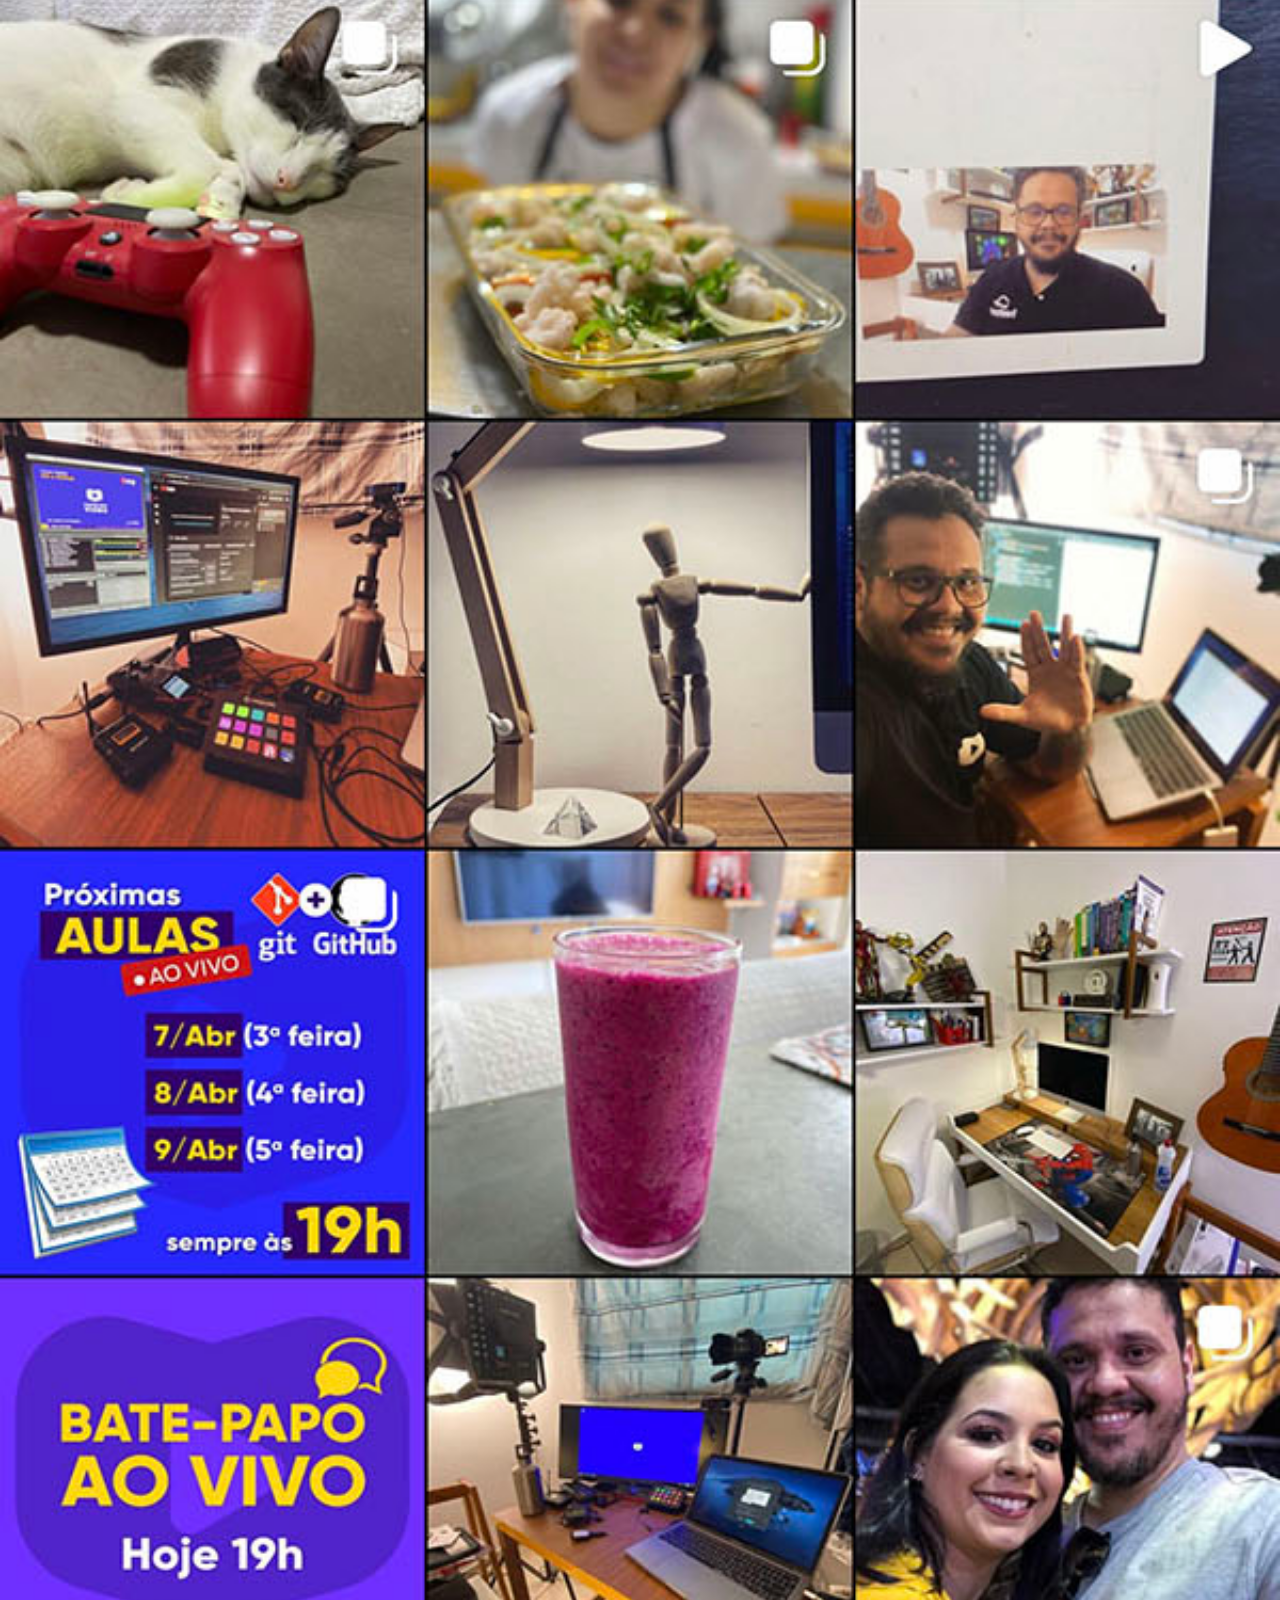
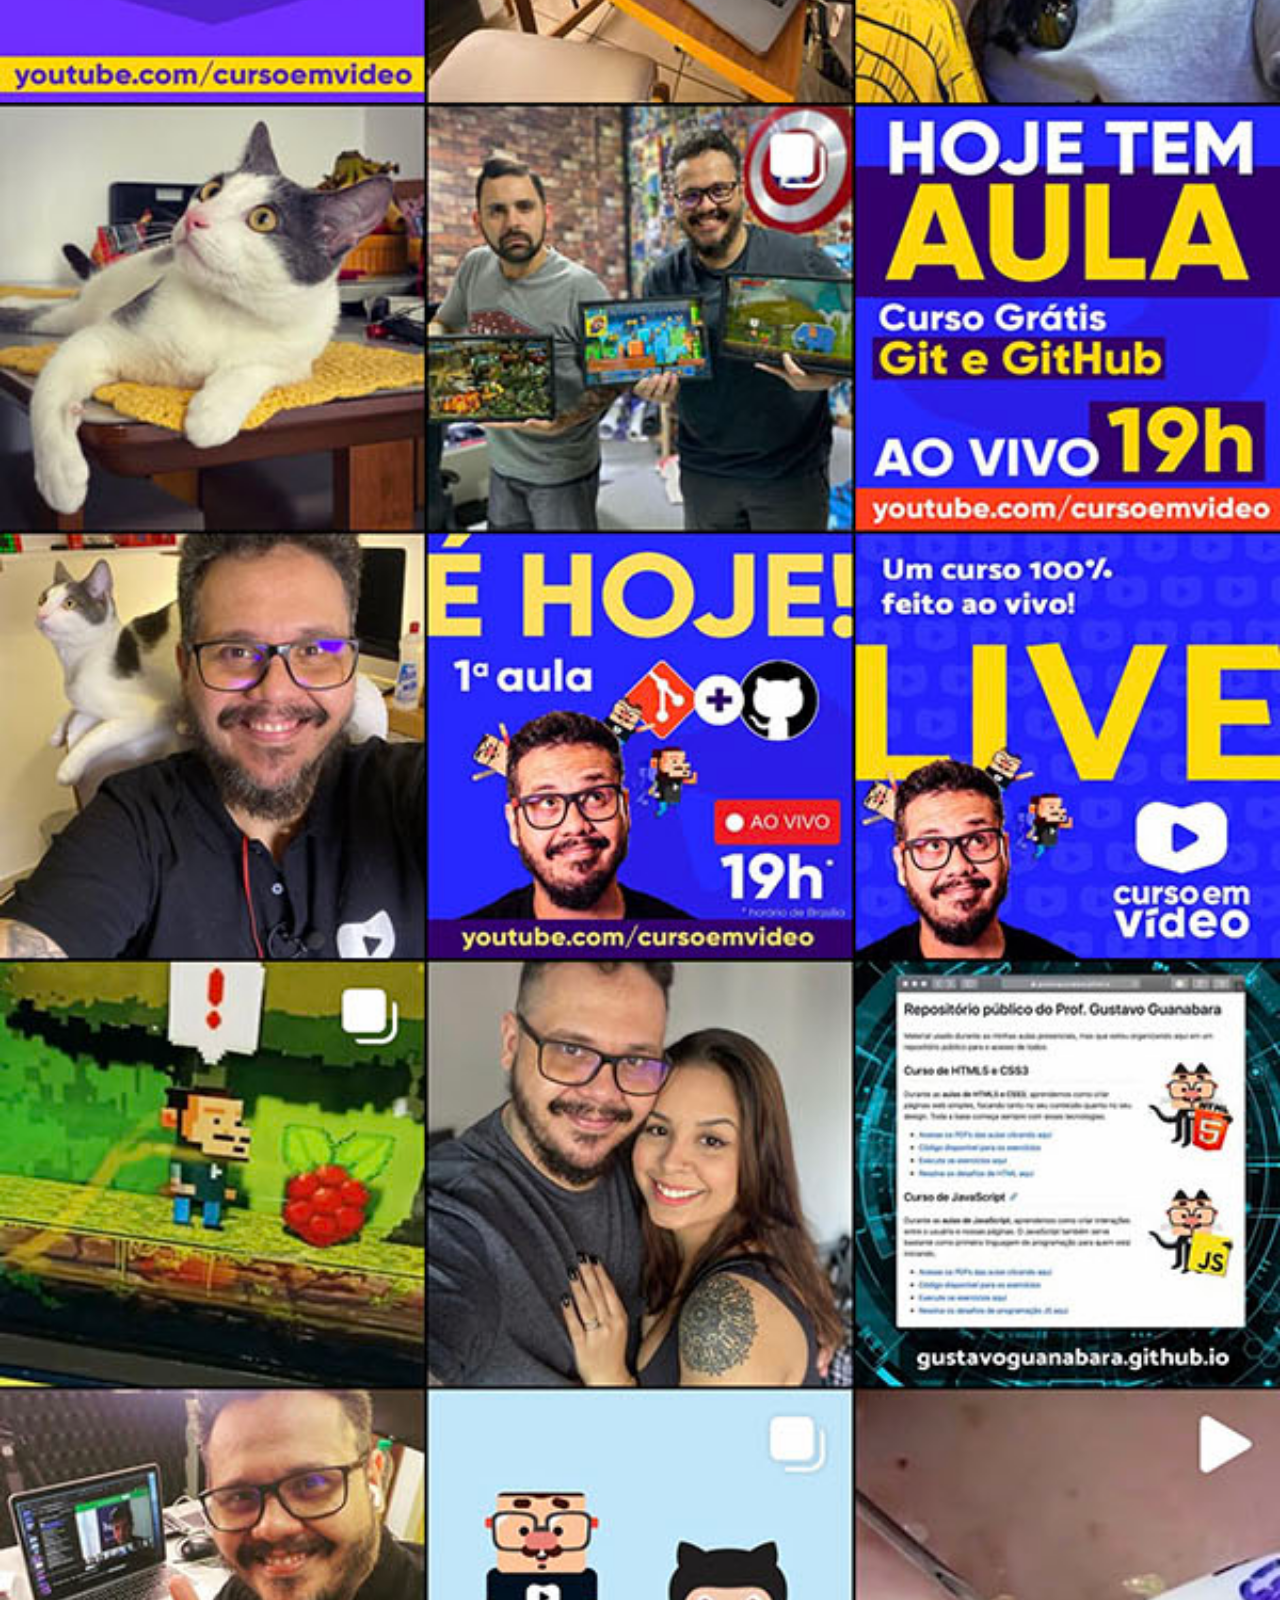
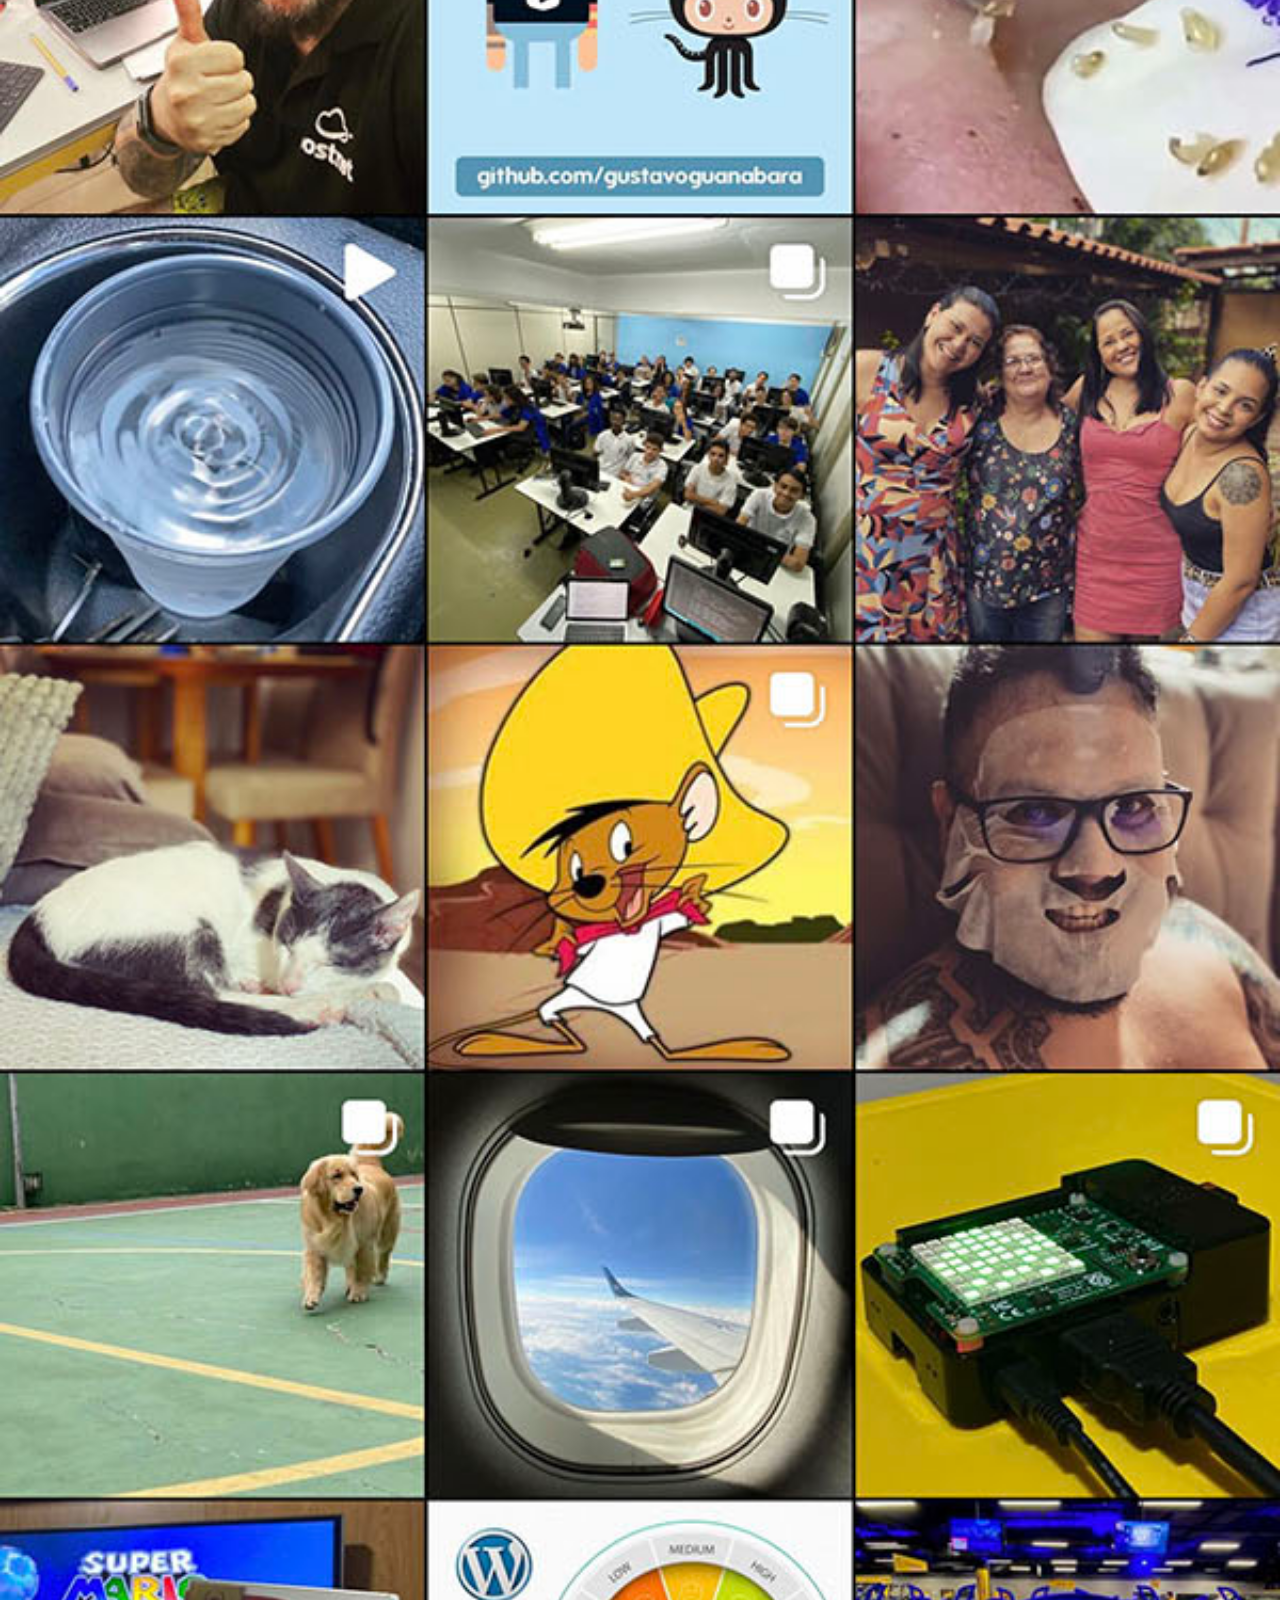
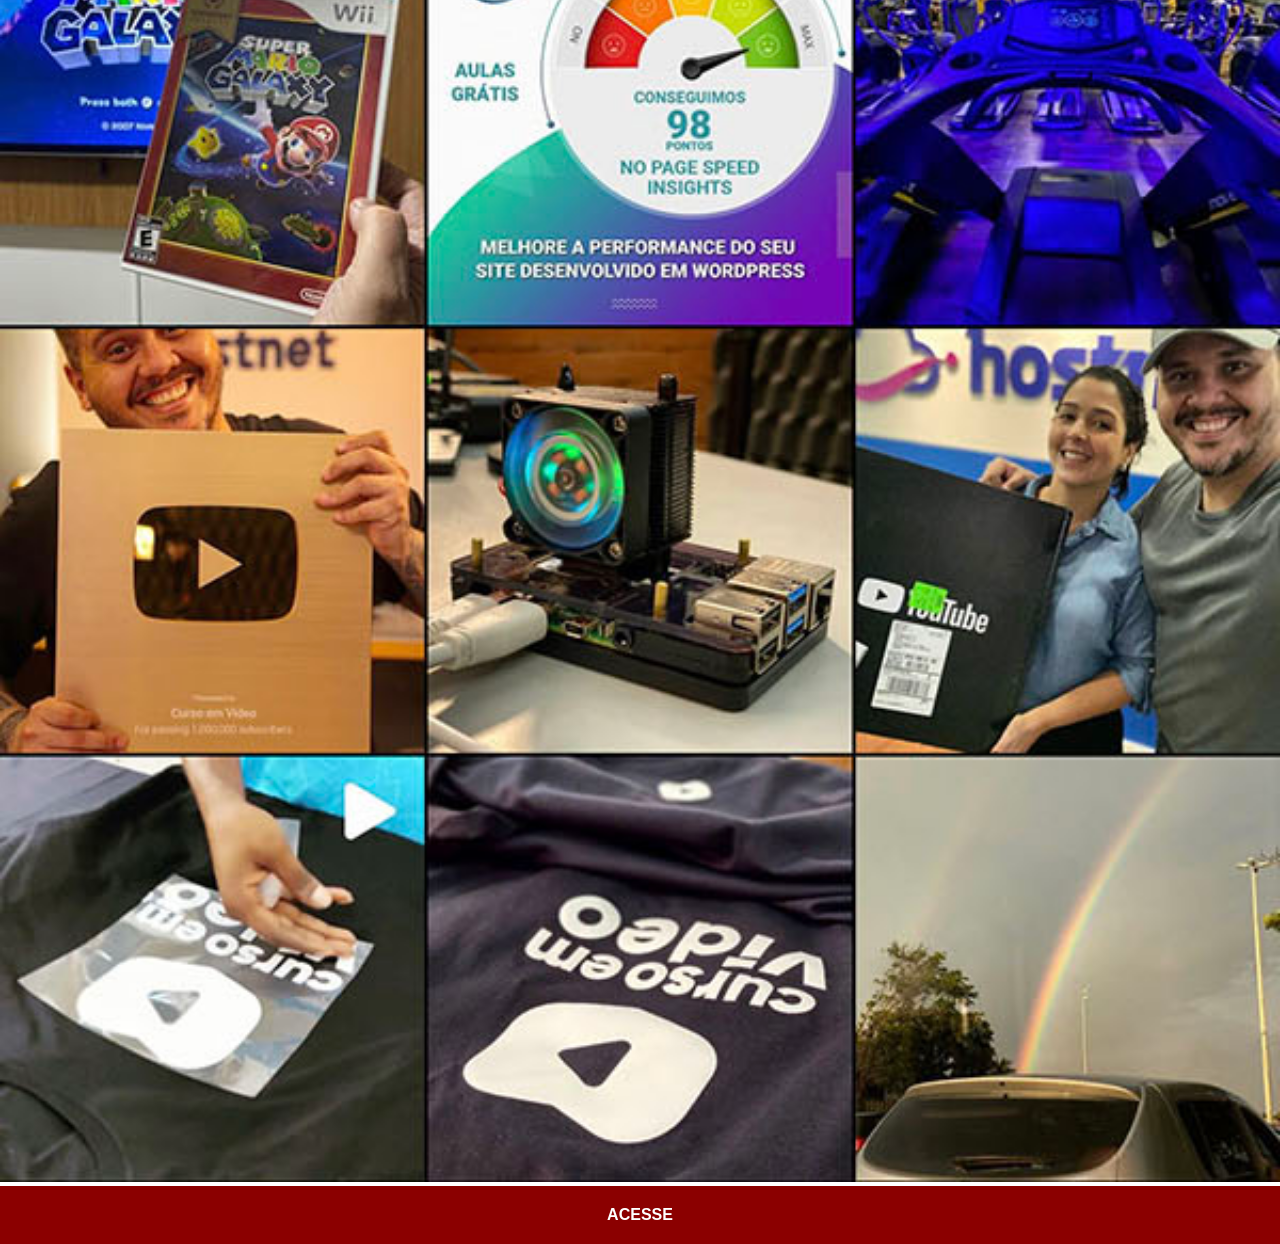
<file: instagram.html>
<!DOCTYPE html>
<html lang="pt-br">
<head>
    <meta charset="UTF-8">
    <meta name="viewport" content="width=device-width, initial-scale=1.0">
    <title>Instagram</title>
    <link rel="stylesheet" href="estilos/social.css">
</head>
<body>
    <img src="imagens/tela-instagram.jpg" alt="Instagram">
    <a href="https://www.instagram.com/gustavoguanabara">ACESSE</a>
</body>
</html>
</file>
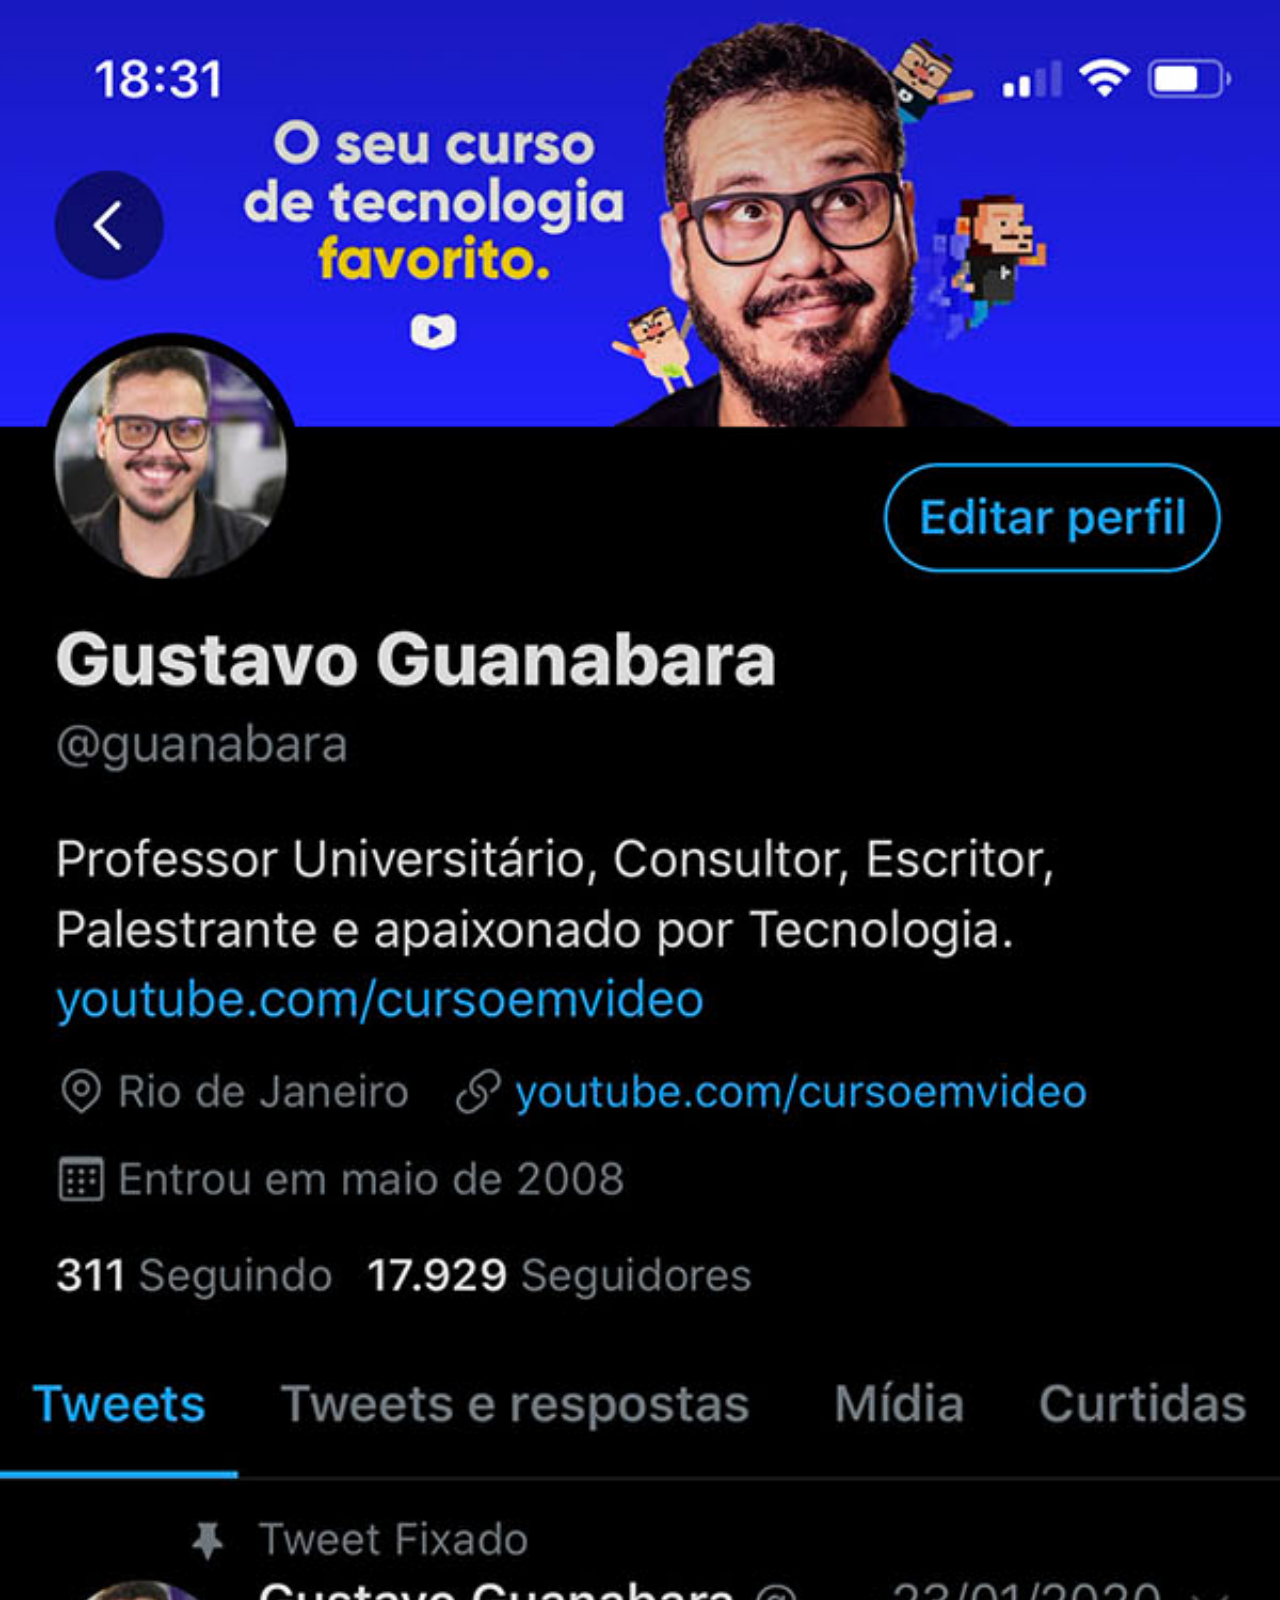
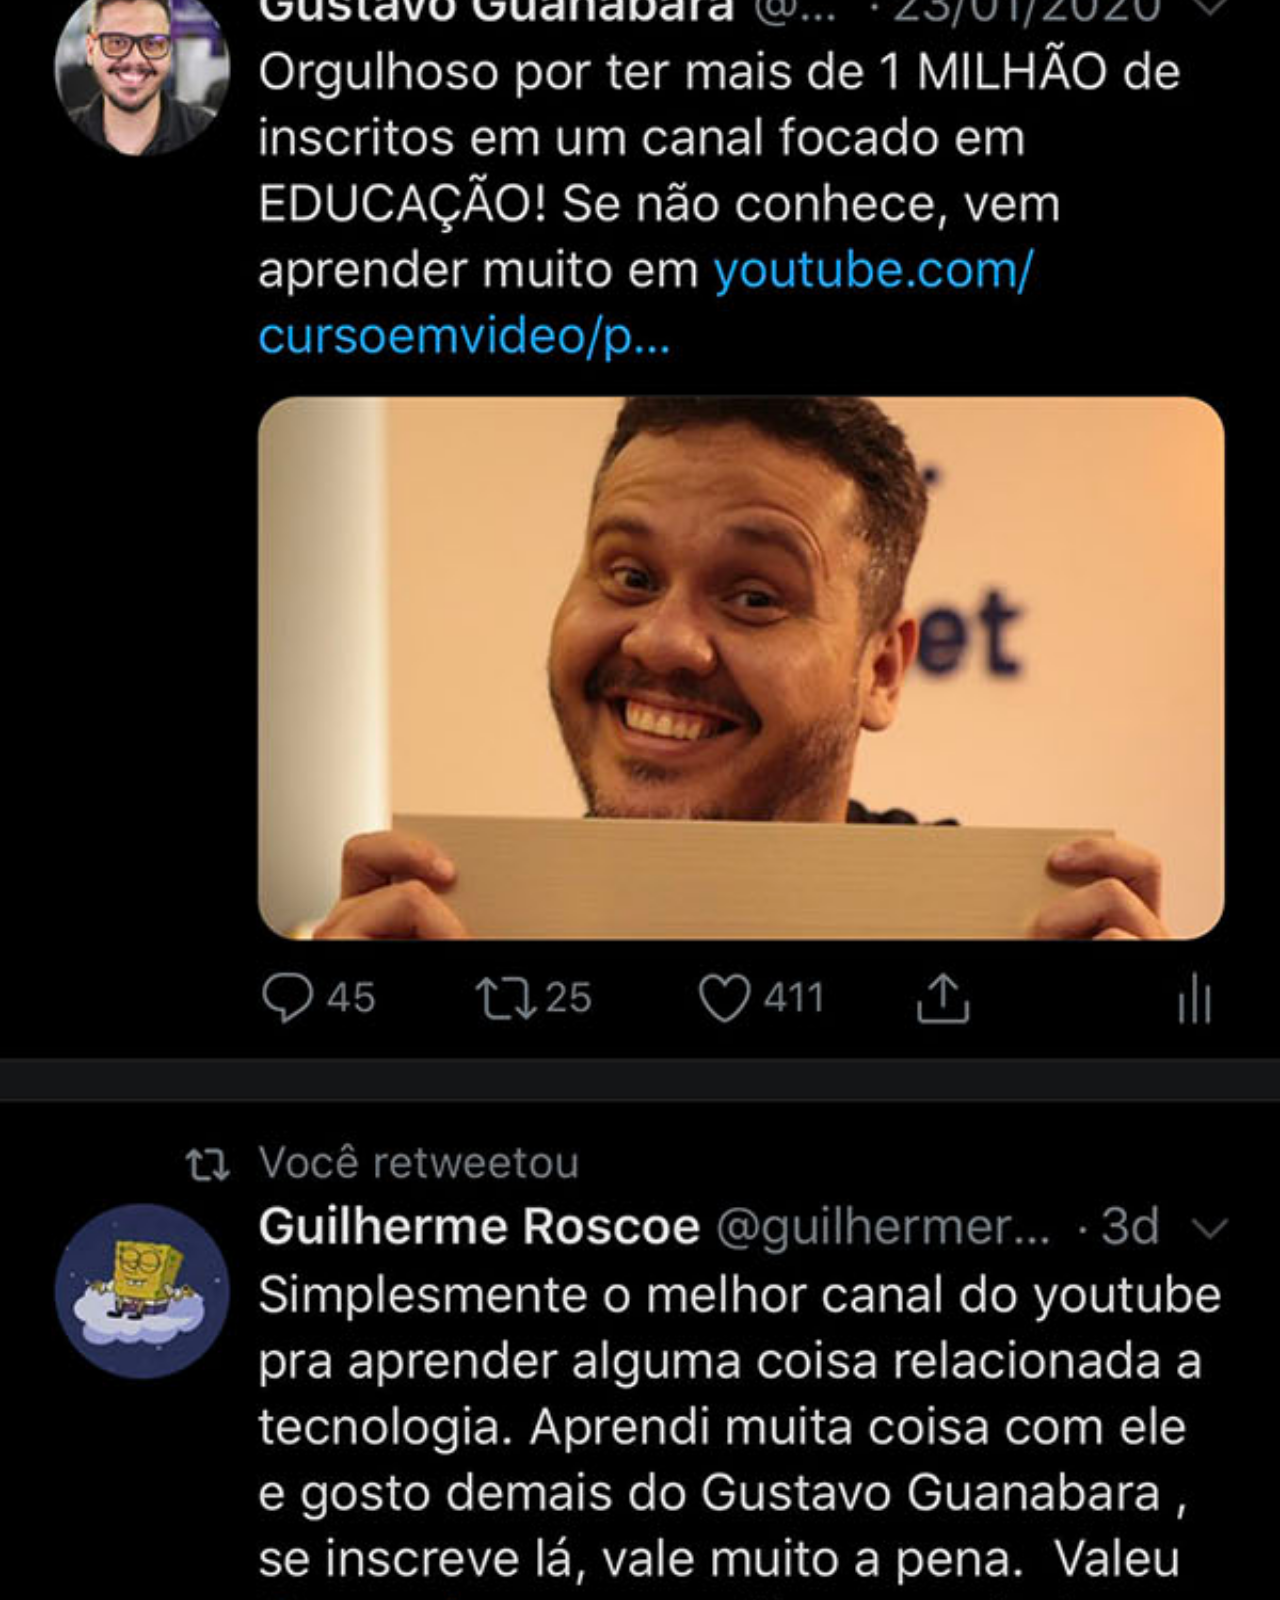
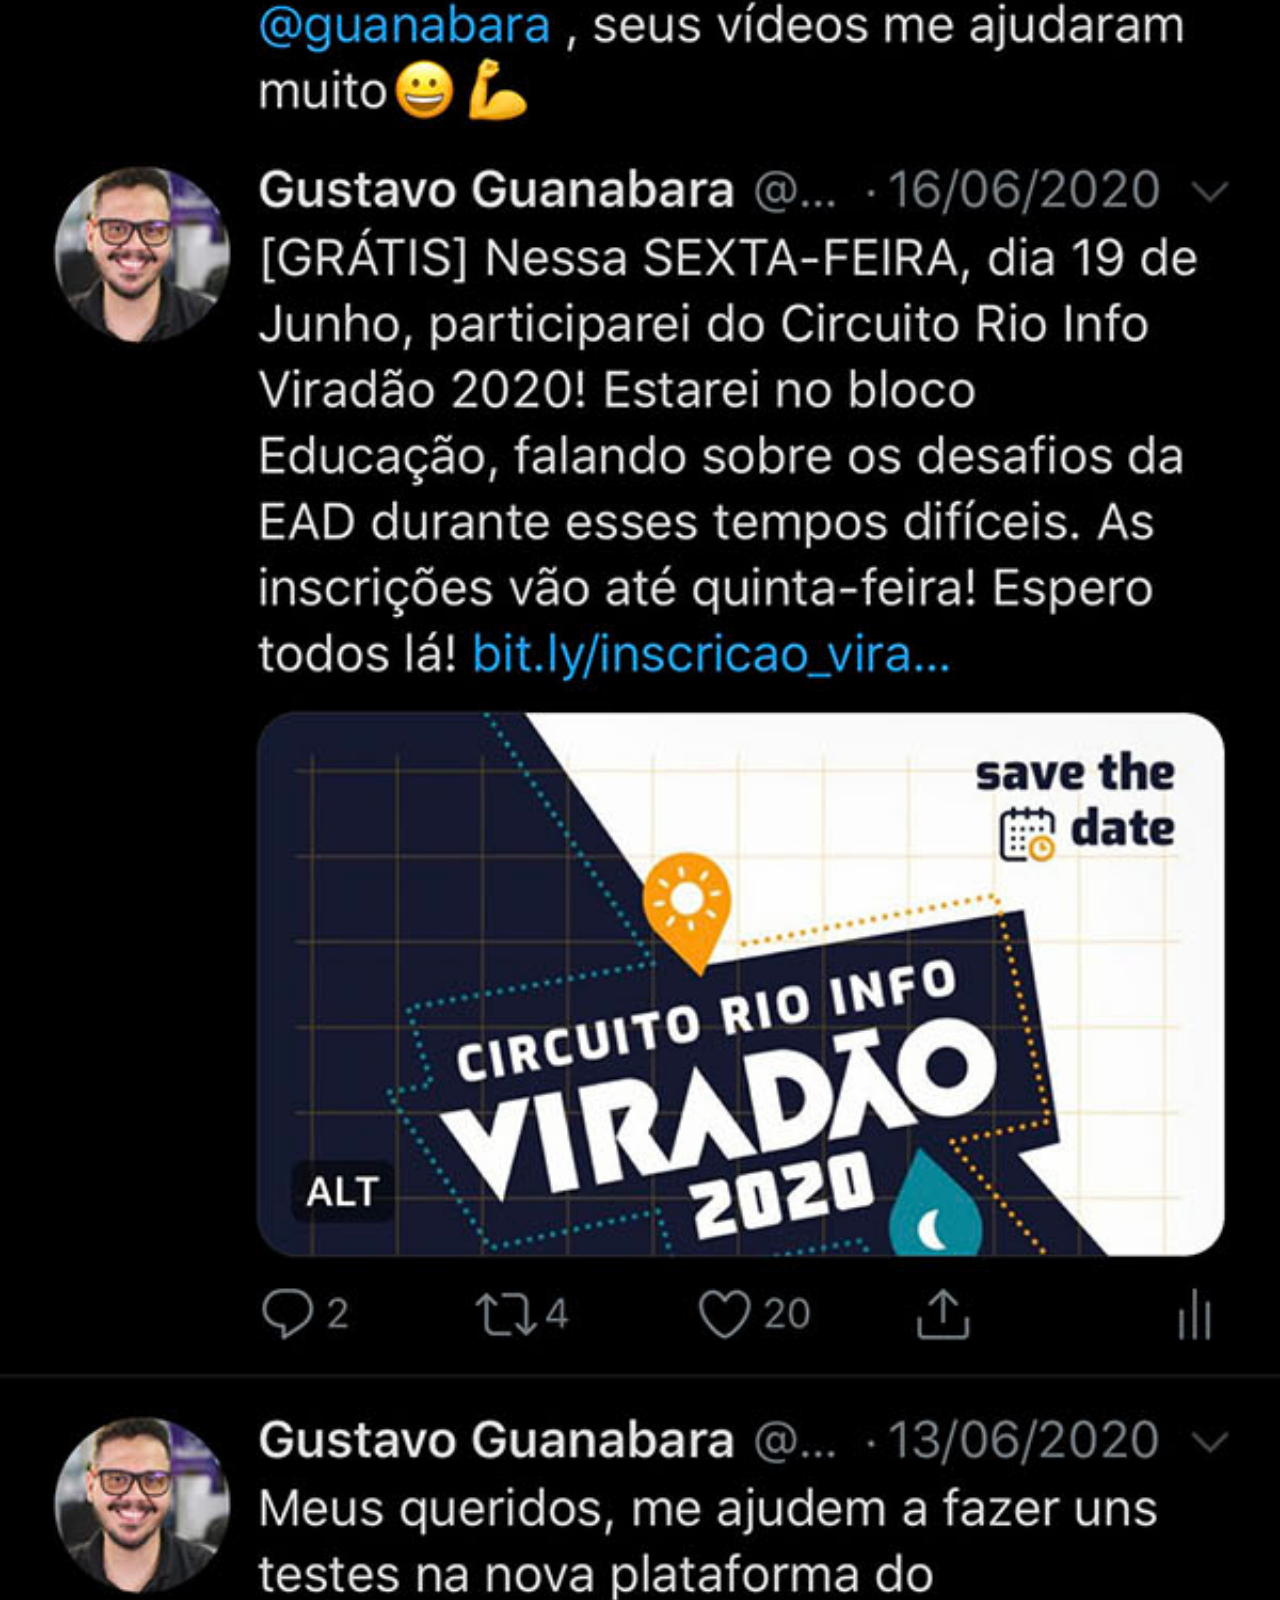
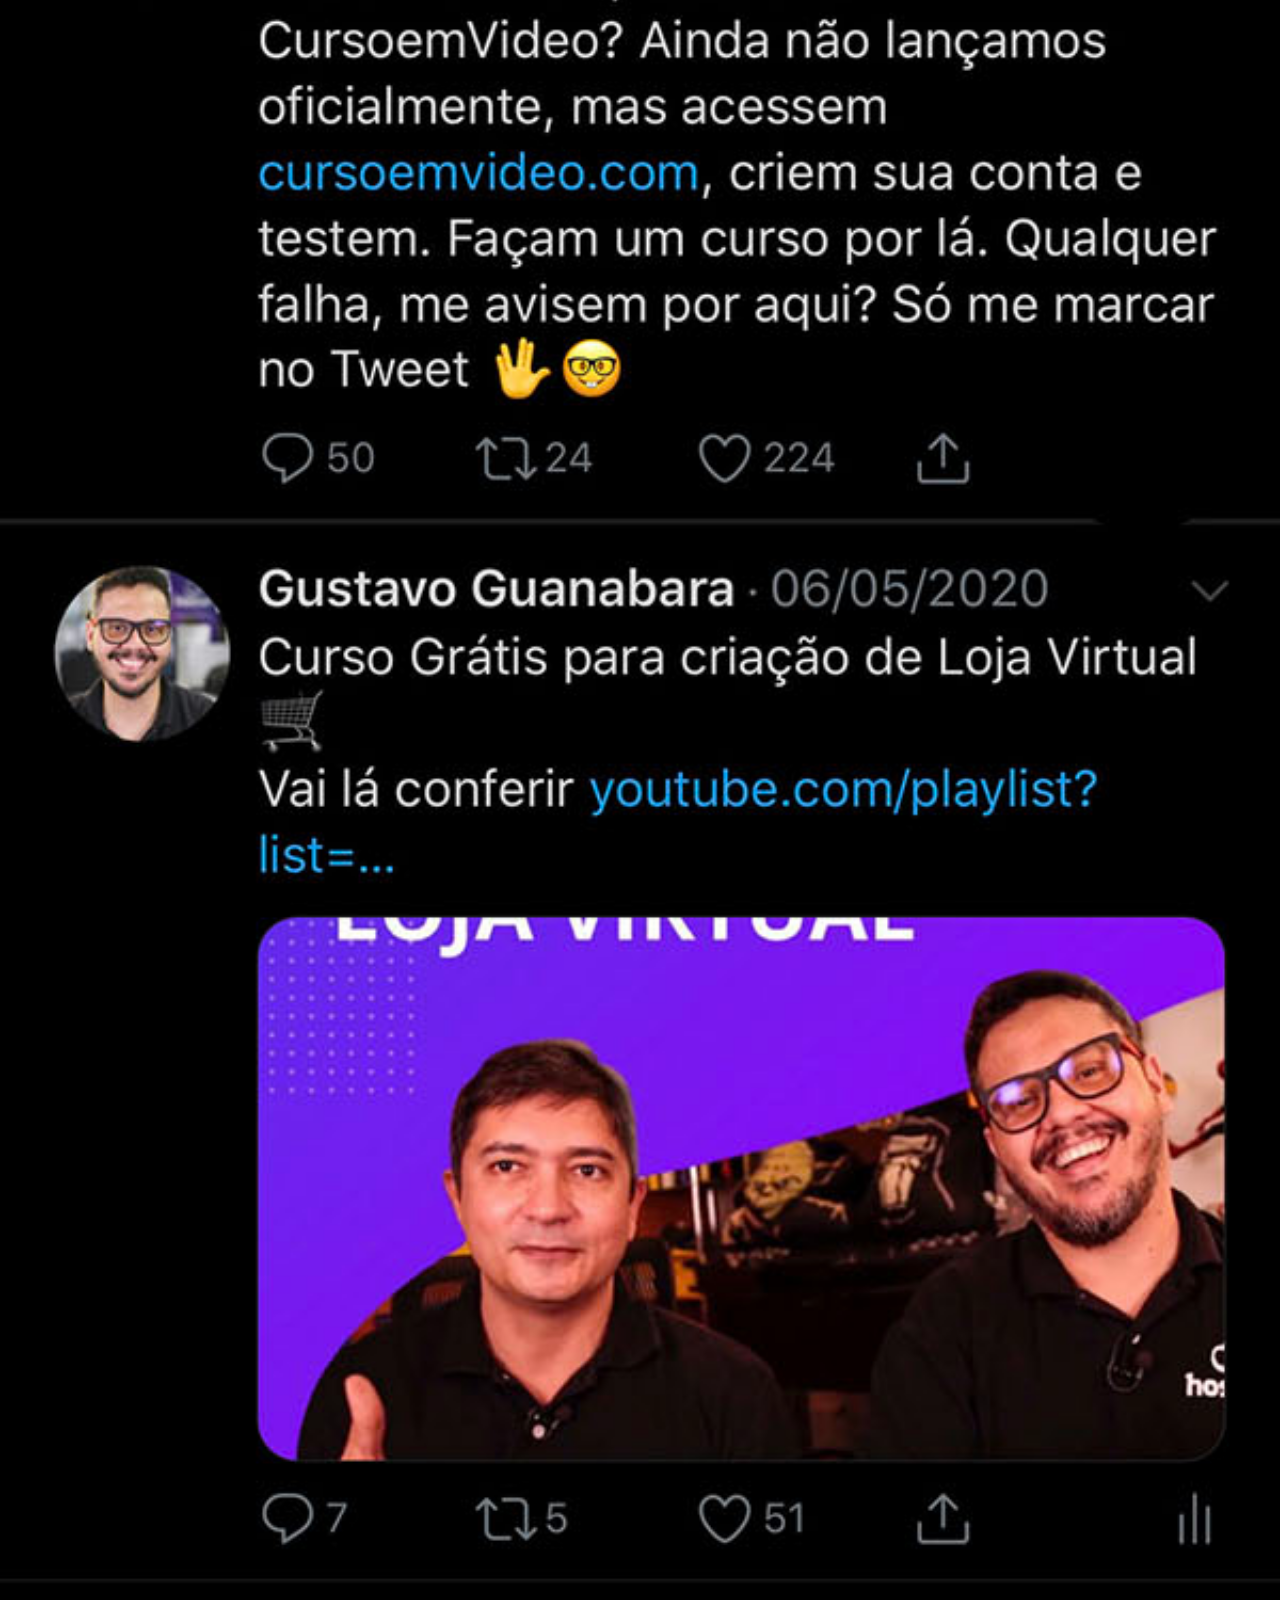
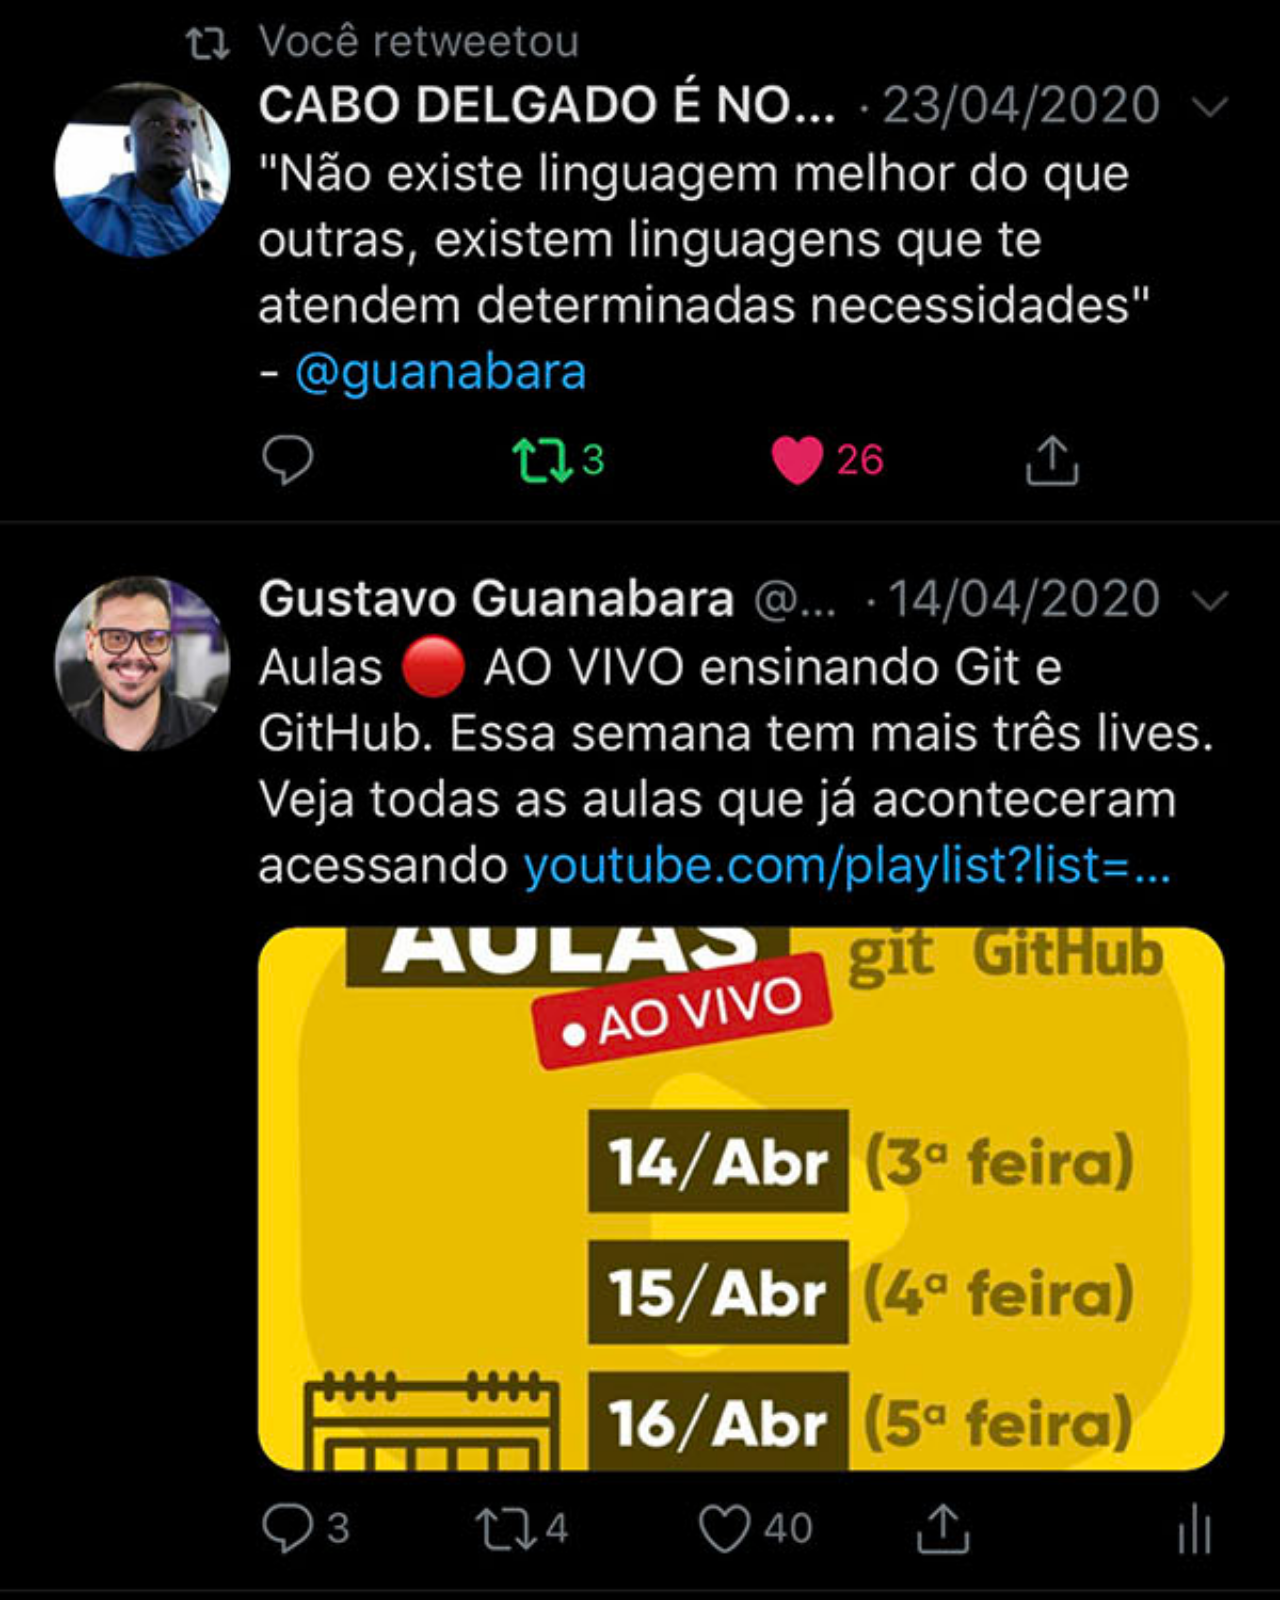
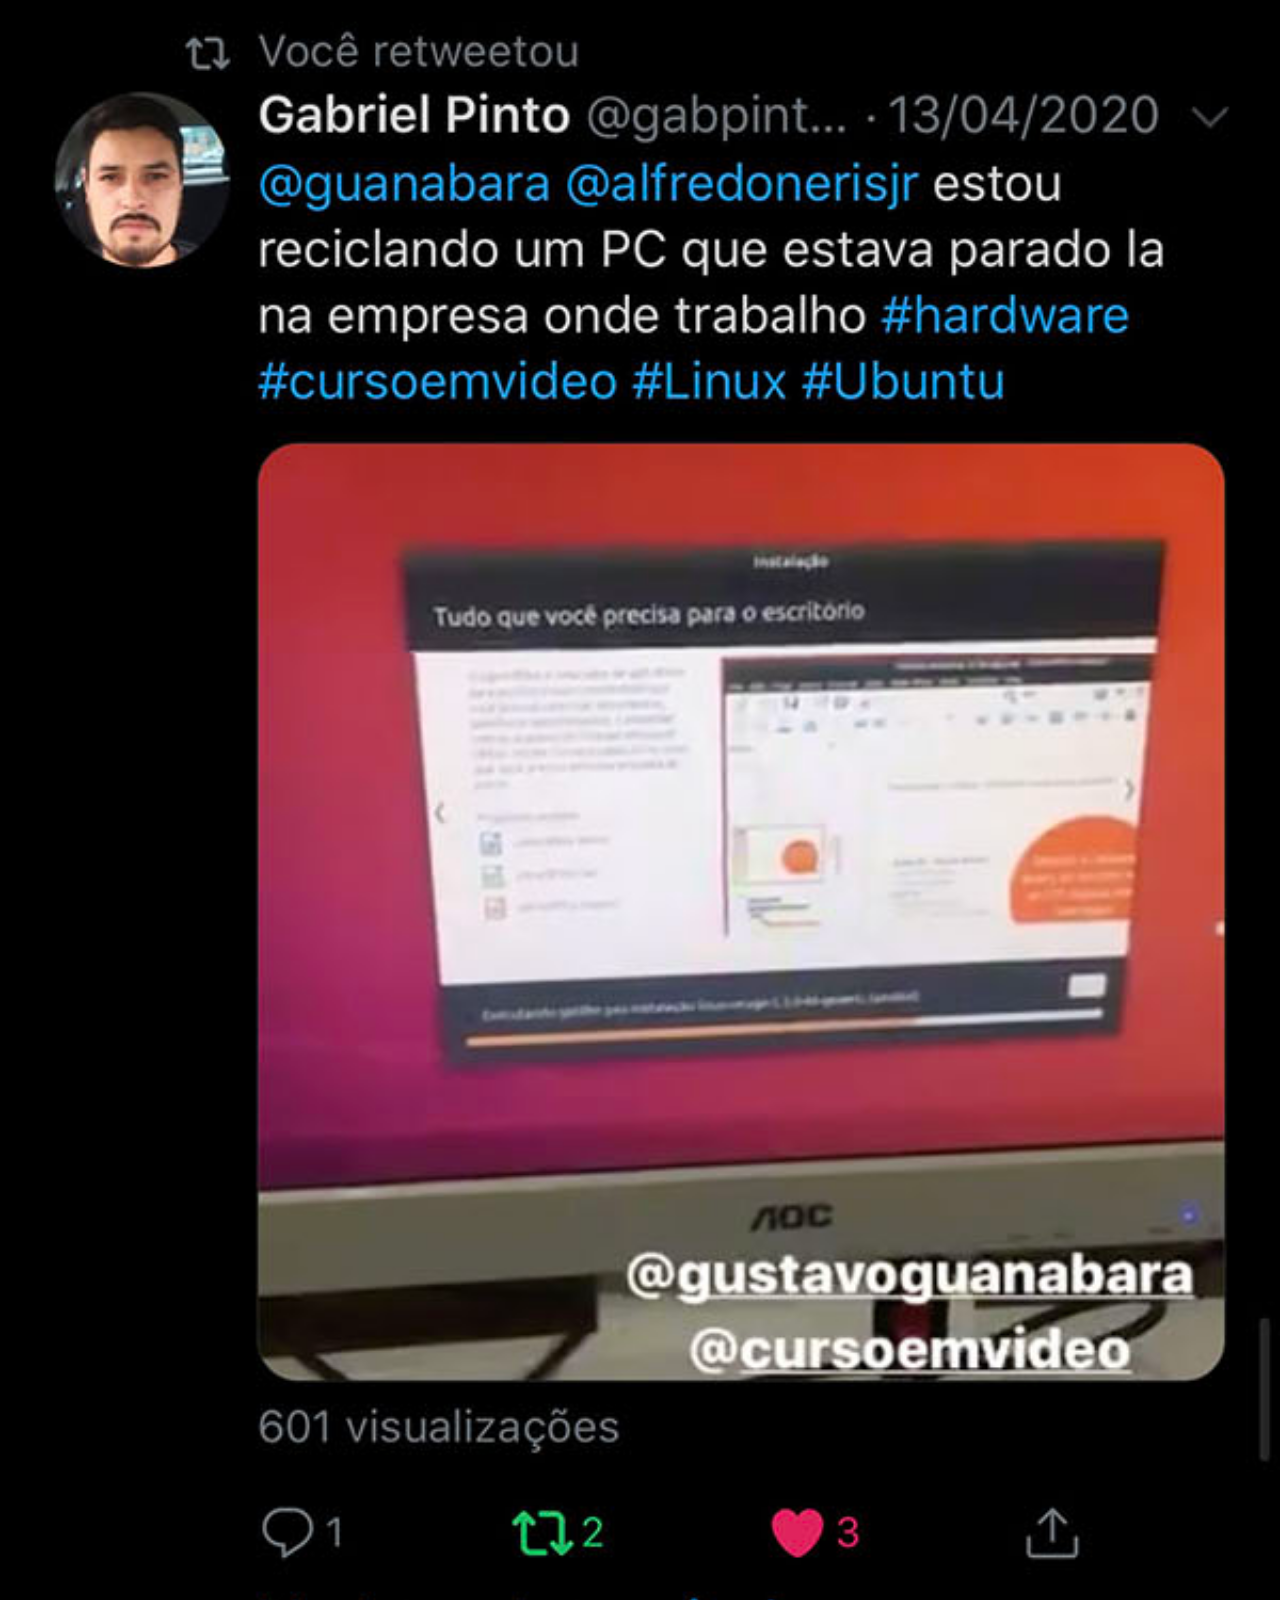
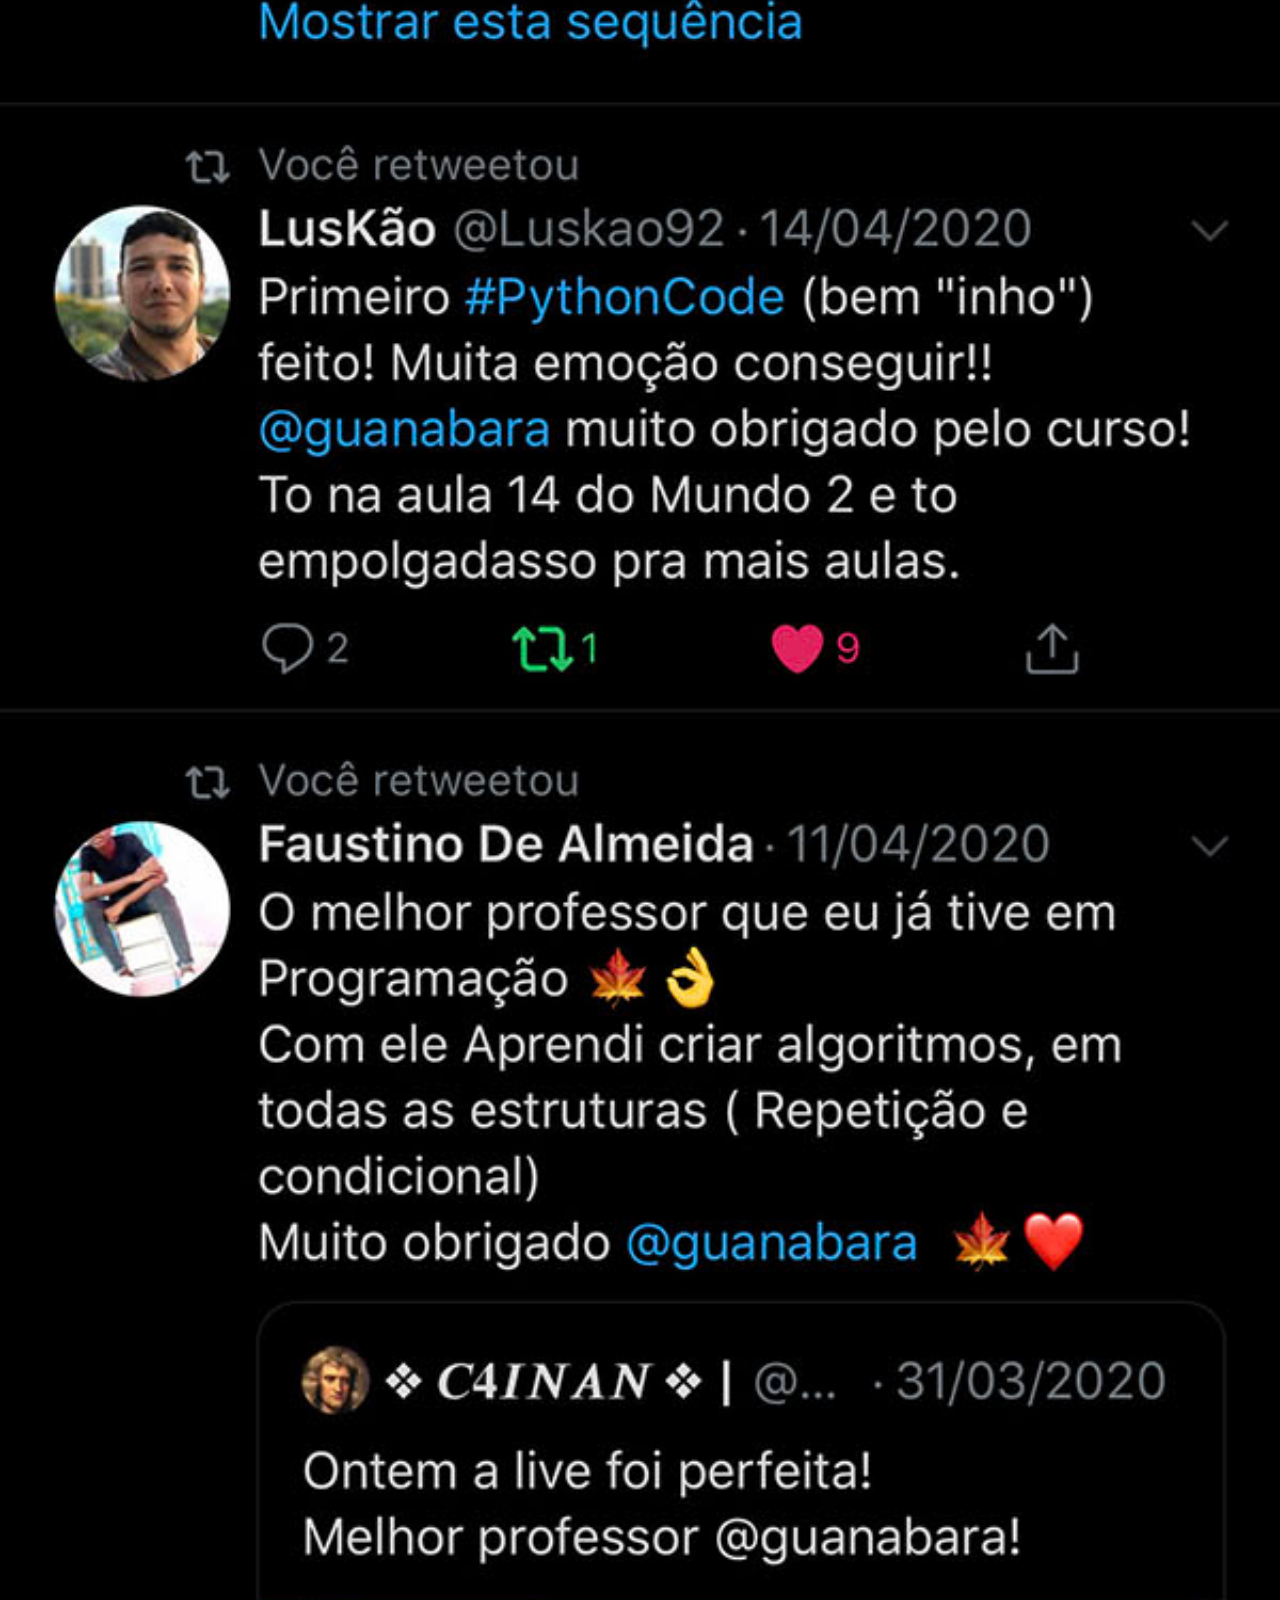
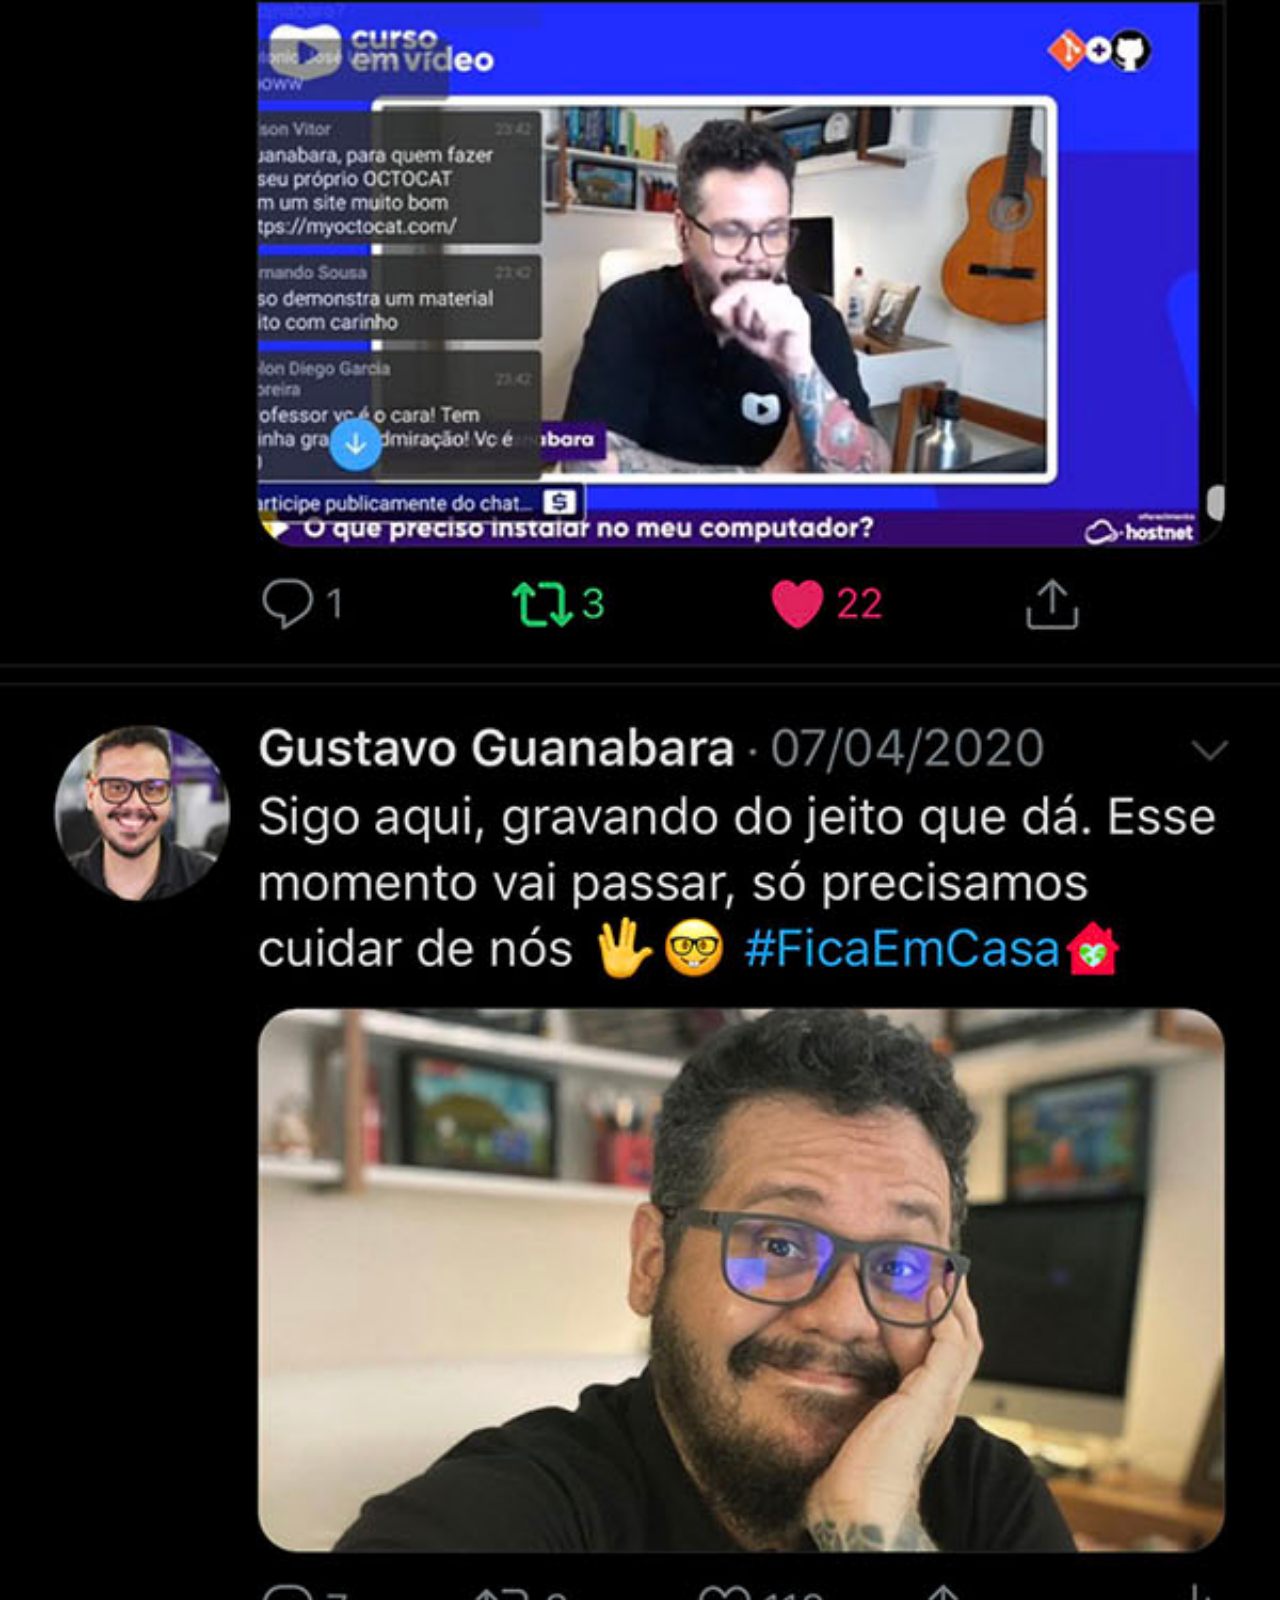
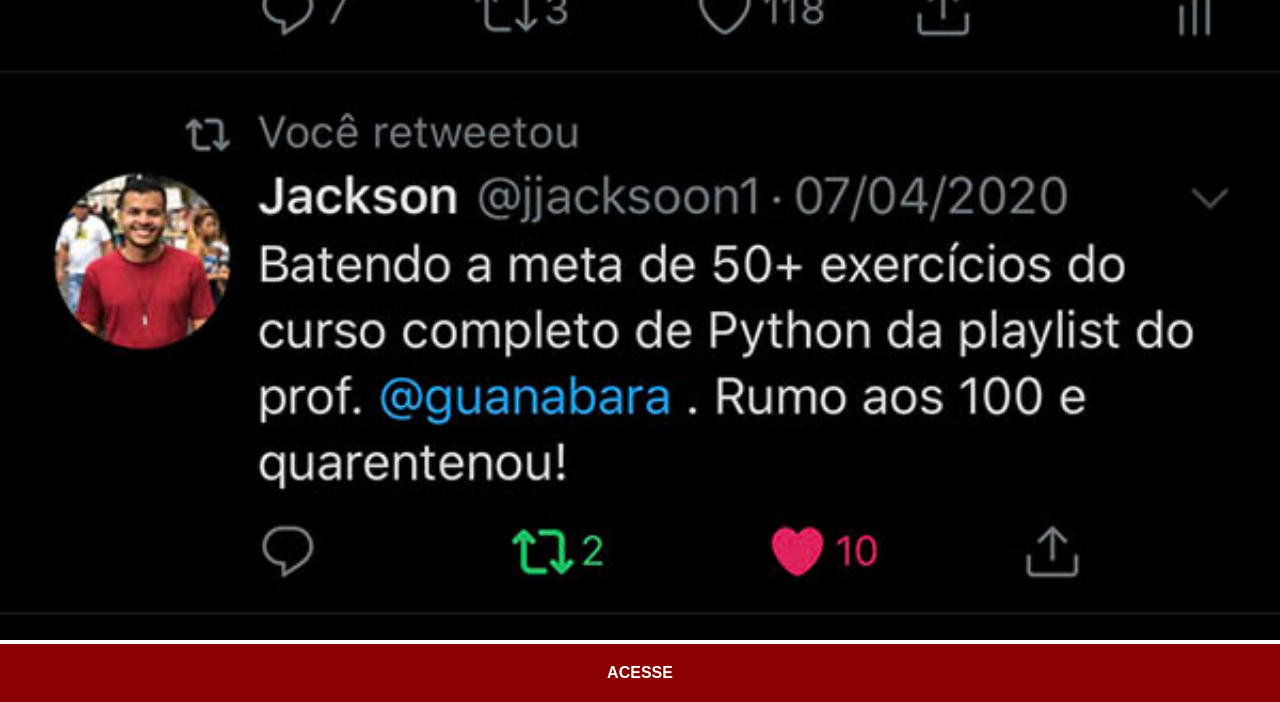
<file: twitter.html>
<!DOCTYPE html>
<html lang="Pt-br">
<head>
    <meta charset="UTF-8">
    <meta name="viewport" content="width=device-width, initial-scale=1.0">
    <title>twitter</title>
    <link rel="stylesheet" href="estilos/social.css">
</head>
<body>
    <img src="imagens/tela-twitter.jpg" alt="Twitter">
    <a href="https://x.com/lidiaRo_01">ACESSE</a>
</body>
</html>
</file>
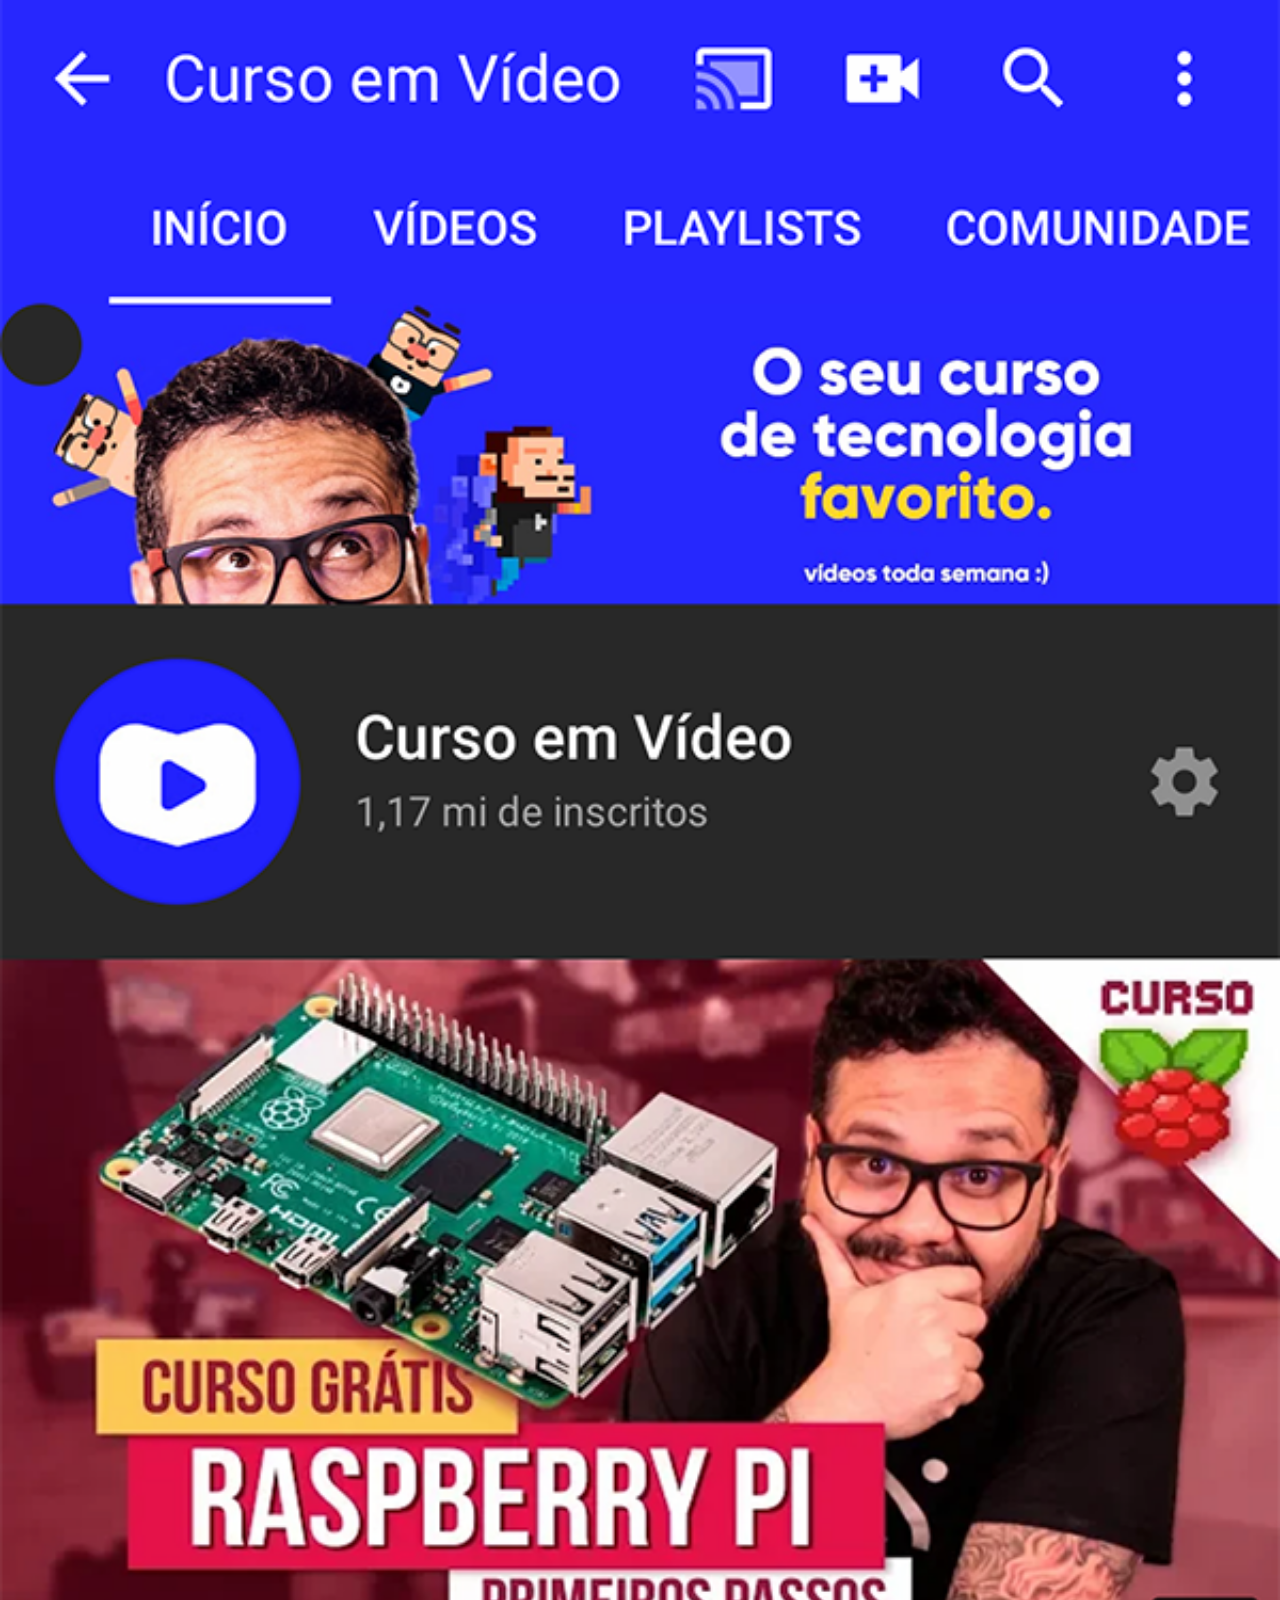
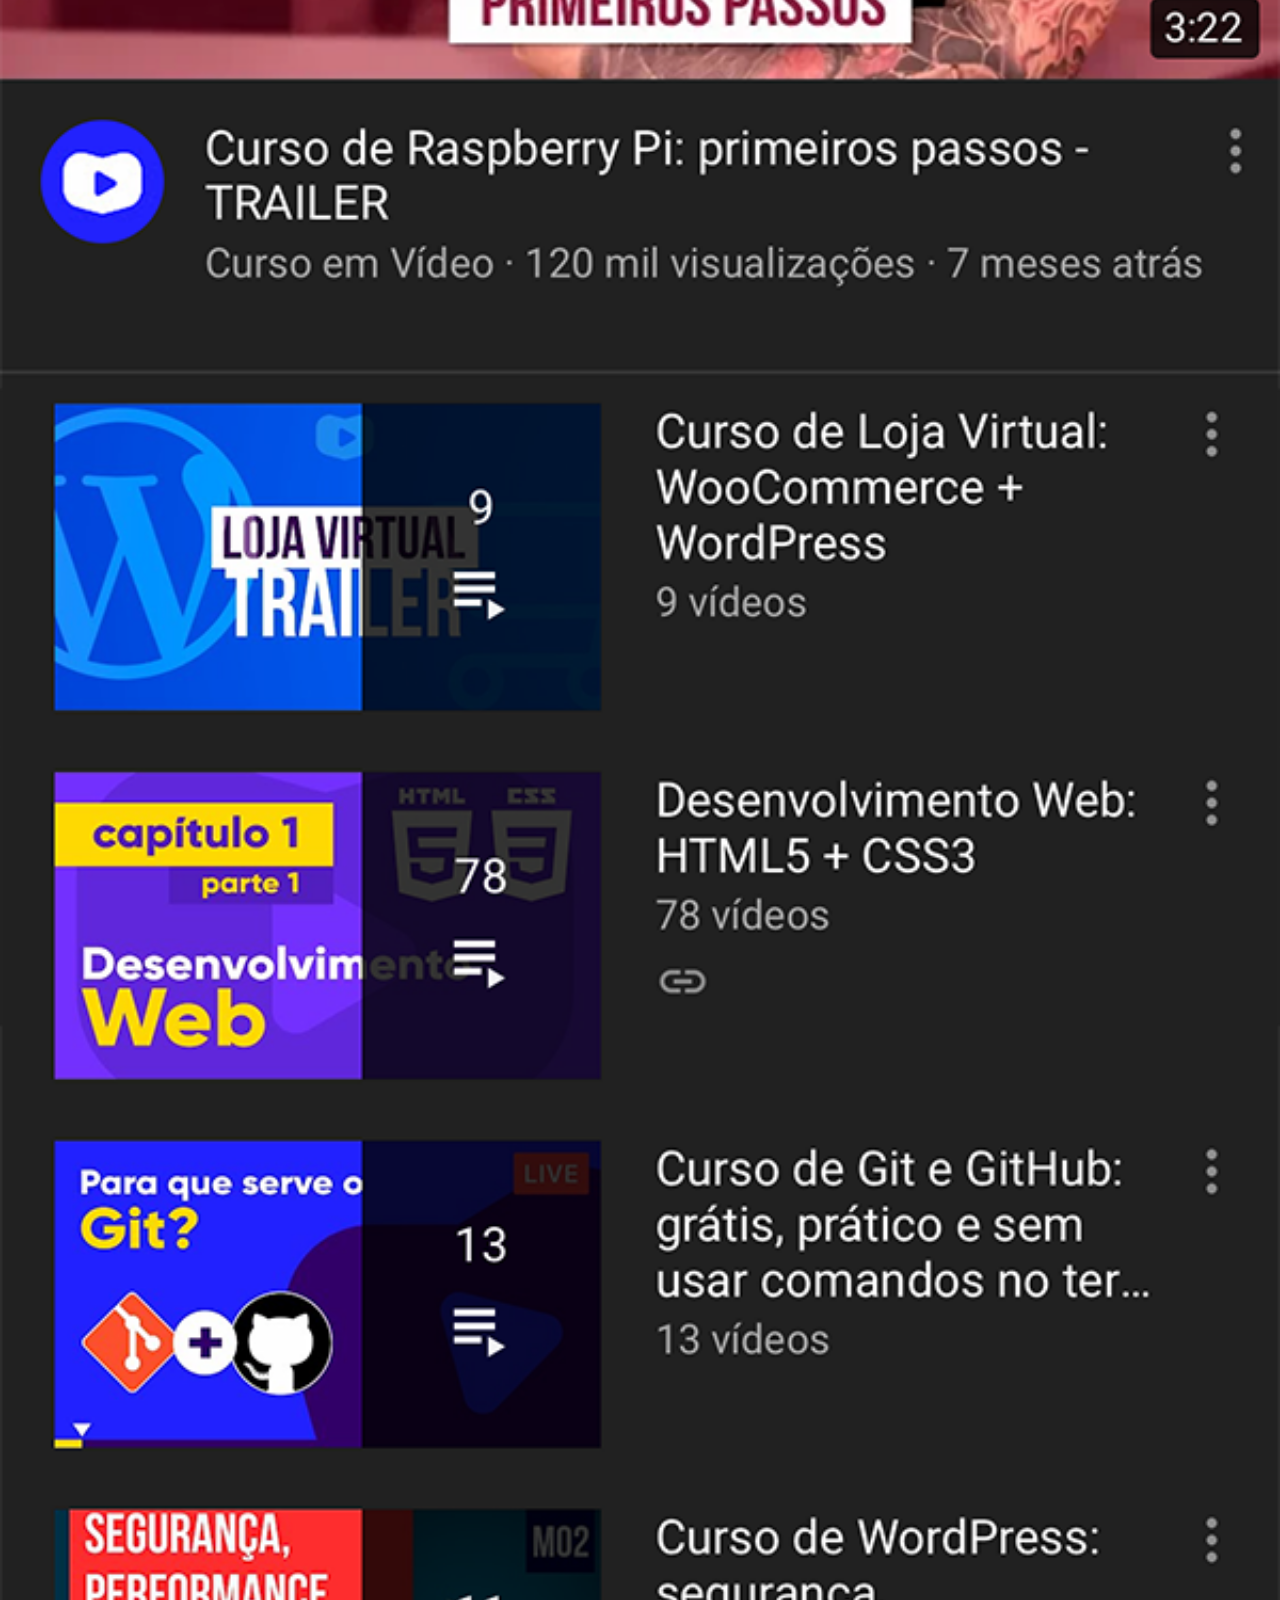
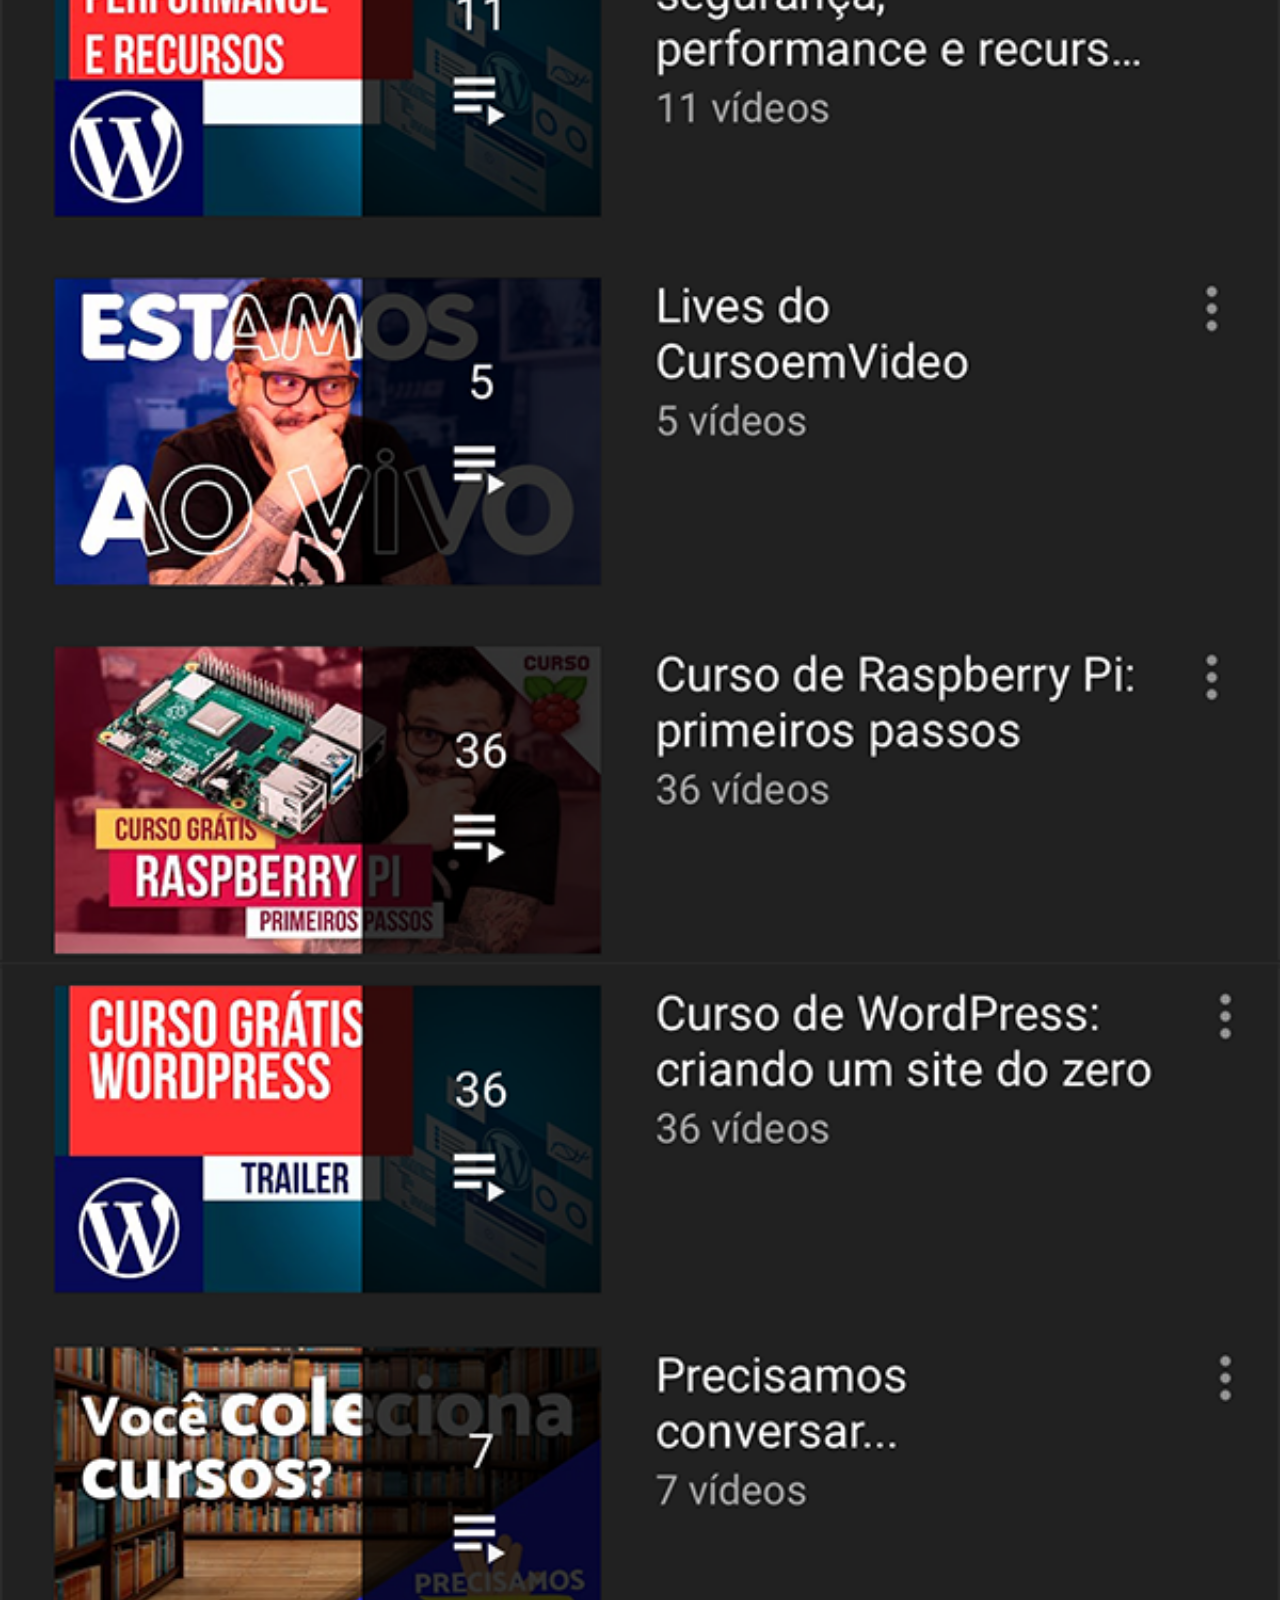
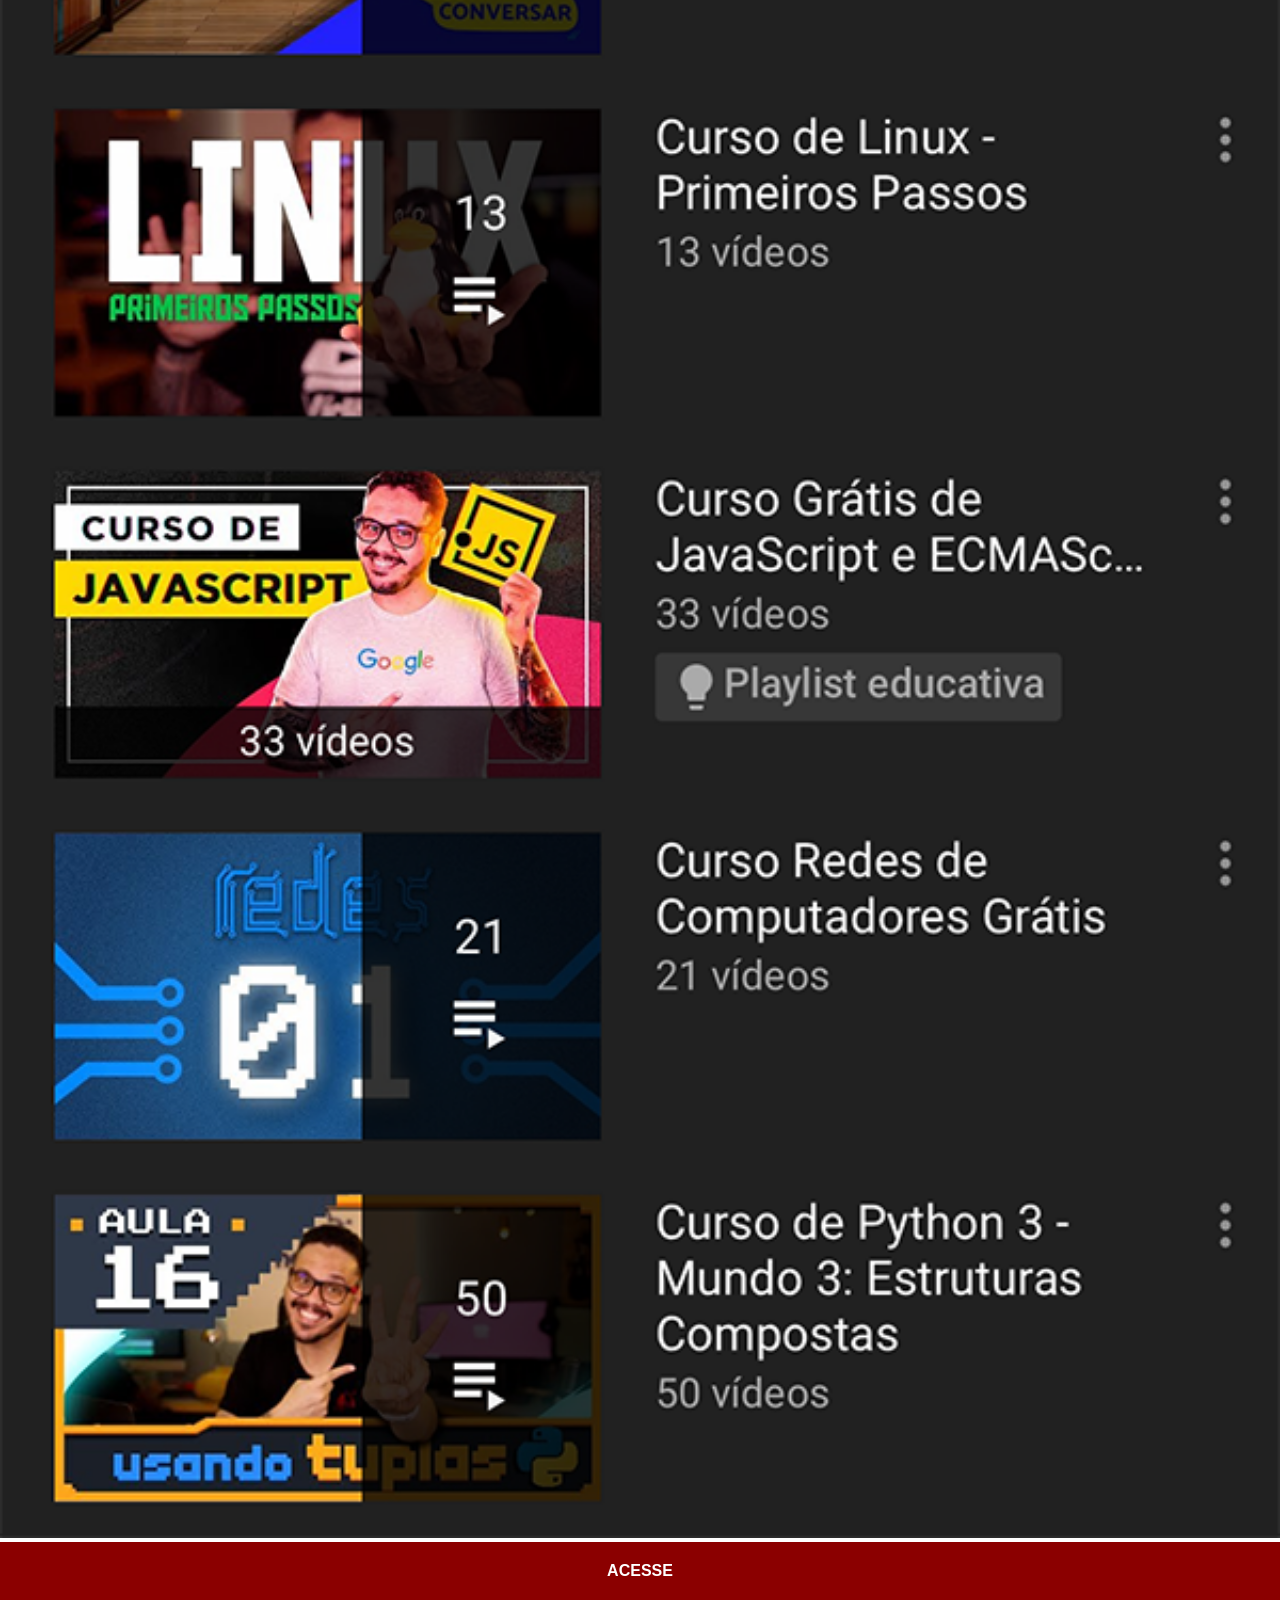
<file: youtube.html>
<!DOCTYPE html>
<html lang="pt-br">
<head>
    <meta charset="UTF-8">
    <meta name="viewport" content="width=device-width, initial-scale=1.0">
    <title>Youtube</title>
    <link rel="stylesheet" href="estilos/social.css">
</head>
<body>
    <img src="imagens/tela-youtube.png" alt="Youtube">
    <a href="https://www.youtube.com/@cursoemvideo/playlists" target="_blank">ACESSE</a>
</body>
</html>
</file>
<file: estilos/style.css>
@charset "UTF-8"; 

*{
    margin: 0px;
    padding: 0px;
    font-family: Arial, Helvetica, sans-serif;
}

html, body {
    height: 100vh;
    width: 100vw;
    background-color: black;
}

body {
    background: url('../imagens/fundo-madeira.jpg') no-repeat top center;
    background-size: cover;
    background-attachment: fixed;
}



main {
    position: relative;
    height: 100vh;
}

section#telefone {
    position: absolute;
    top: 50%;
    left: 50%;
    transform: translate(-50%, -50%);


    height: 627px;
    width: 311px;
    background: url('../imagens/frame-iphone.png') no-repeat;
}

iframe#tela{
    position: relative;
    top: 80px;
    left: 23px;
    width: 265px;
    height: 470px;
}

/*Pode ser section#redes-sociais > a > img*/
/*Ou pode ser section#redes-sociais img*/

section#redes-sociais{
    text-align: right;
}

section#redes-sociais img {
    width: 50px;
    margin: 10px;
    border-radius: 50%;
    box-shadow: 2px 2px 5px rgba(0, 0, 0, 0.400);
    box-sizing: border-box;
}

section#redes-sociais img:hover{
    border: 3px solid rgba(255, 255, 255, 0.801);
    transform: translate(-3px, -3px);
    box-shadow: 5px 5px 10px black;
    transition: transform 0.5s, border 1s;
}
</file>
<file: estilos/social.css>
@charset "UTF-8";

*{
    margin: 0px;
    padding: 0px;
    font-family: Arial, Helvetica, sans-serif;
}

::-webkit-scrollbar {
    width: 0px;
    height: 0px;
}

img {
    width: 100vw;        
}

a {
    display: block;
    background-color: darkred;
    color: white;
    padding: 20px;
    text-align: center;
    font-weight: bolder;
    text-decoration: none;
 }

a:hover {
    background-color: red;
}
</file>
